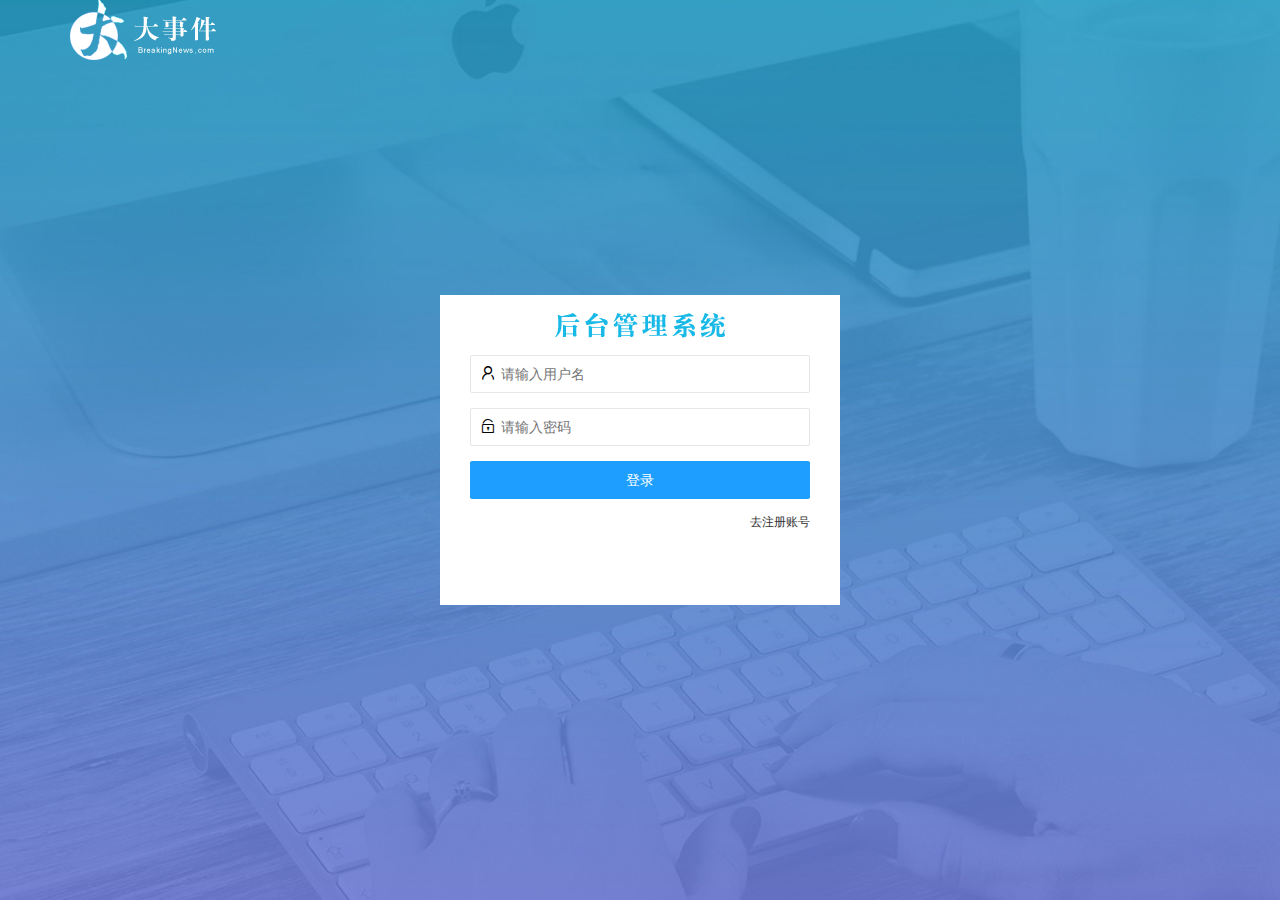
<file: login.html>
<!DOCTYPE html>
<html lang="en">

<head>
    <meta charset="UTF-8">
    <meta http-equiv="X-UA-Compatible" content="IE=edge">
    <meta name="viewport" content="width=device-width, initial-scale=1.0">
    <title>大事件-登录/注册</title>
    <!--   导入layui样式 -->
    <link rel="stylesheet" href="/assets/lib/layui/css/layui.css">
    <!--   导入自己样式 -->
    <link rel="stylesheet" href="/assets/css/login.css">

</head>

<body>
    <!-- 头部的logo区域 -->
    <div class="layui-main">
        <img src="/assets/images/logo.png" alt="" />
    </div>
    <!-- 登录注册区域 -->
    <div class="loginAndREgeBox">
        <div class="title-box"> </div>
        <!--   登录区域 -->
        <div class="login-box" id="form_login">
            <form class="layui-form" >
                <!--  登录账号 -->
                <div class="layui-form-item">
                    <i class="layui-icon layui-icon-username"></i>
                    <input type="text" name="username" required lay-verify="required" placeholder="请输入用户名"
                        autocomplete="off" class="layui-input">
                </div>
                <!--  登录密码 -->
                <div class="layui-form-item">
                    <i class="layui-icon layui-icon-password"></i>
                    <input type="password" name="password" required lay-verify="required|ped" placeholder="请输入密码"
                        autocomplete="off" class="layui-input">
                </div>
                <!--   按钮 -->
                <div class="layui-form-item">
                    <!--   注意表单按钮和普通按钮的区别就是多了lay-submit -->
                    <button class="layui-btn layui-btn-fluid layui-btn-normal" lay-submit>登录</button>
                </div>
                <div class="layui-form-item">
                    <a href="javascript:;" id="link_rge">去注册账号</a>
                </div>

            </form>
        </div>
        <!--   注册区域 -->
        <div class="rge-box">
            <form class="layui-form"id="form_reg">
                <!--  登录账号 -->
                <div class="layui-form-item">
                    <i class="layui-icon layui-icon-username"></i>
                    <input type="text" name="username" required lay-verify="required" placeholder="请输入用户名"
                        autocomplete="off" class="layui-input">
                </div>
                <!--  登录密码 -->
                <div class="layui-form-item">
                    <i class="layui-icon layui-icon-password"></i>
                    <input type="password" name="password" required lay-verify="required|ped" placeholder="请输入密码"
                        autocomplete="off" class="layui-input">
                </div>
                <div class="layui-form-item">
                    <i class="layui-icon layui-icon-password"></i>
                    <input type="password" name="repassword" required lay-verify="required|ped|pad" placeholder="请再次确认密码"
                        autocomplete="off" class="layui-input">
                </div>
                <!--   按钮 -->
                <div class="layui-form-item">
                    <!--   注意表单按钮和普通按钮的区别就是多了lay-submit -->
                    <button class="layui-btn layui-btn-fluid layui-btn-normal" lay-submit>登录</button>
                </div>
                <div class="layui-form-item">
                    <a href="javascript:;" id="link_login">去登录</a>
                </div>

            </form>

        </div>
    </div>

    <!--   导入layui样式 -->
    <script src="/assets/lib/layui/layui.all.js"></script>
    <!--   导入jquery样式 -->
    <script src="/assets/lib/jquery.js"></script>
    <script src="/assets/js/baseAP.js"></script>
    <!--   导入自己的js样式 -->
    <script src="/assets/js/login.js"></script>

    
</body>

</html>
</file>
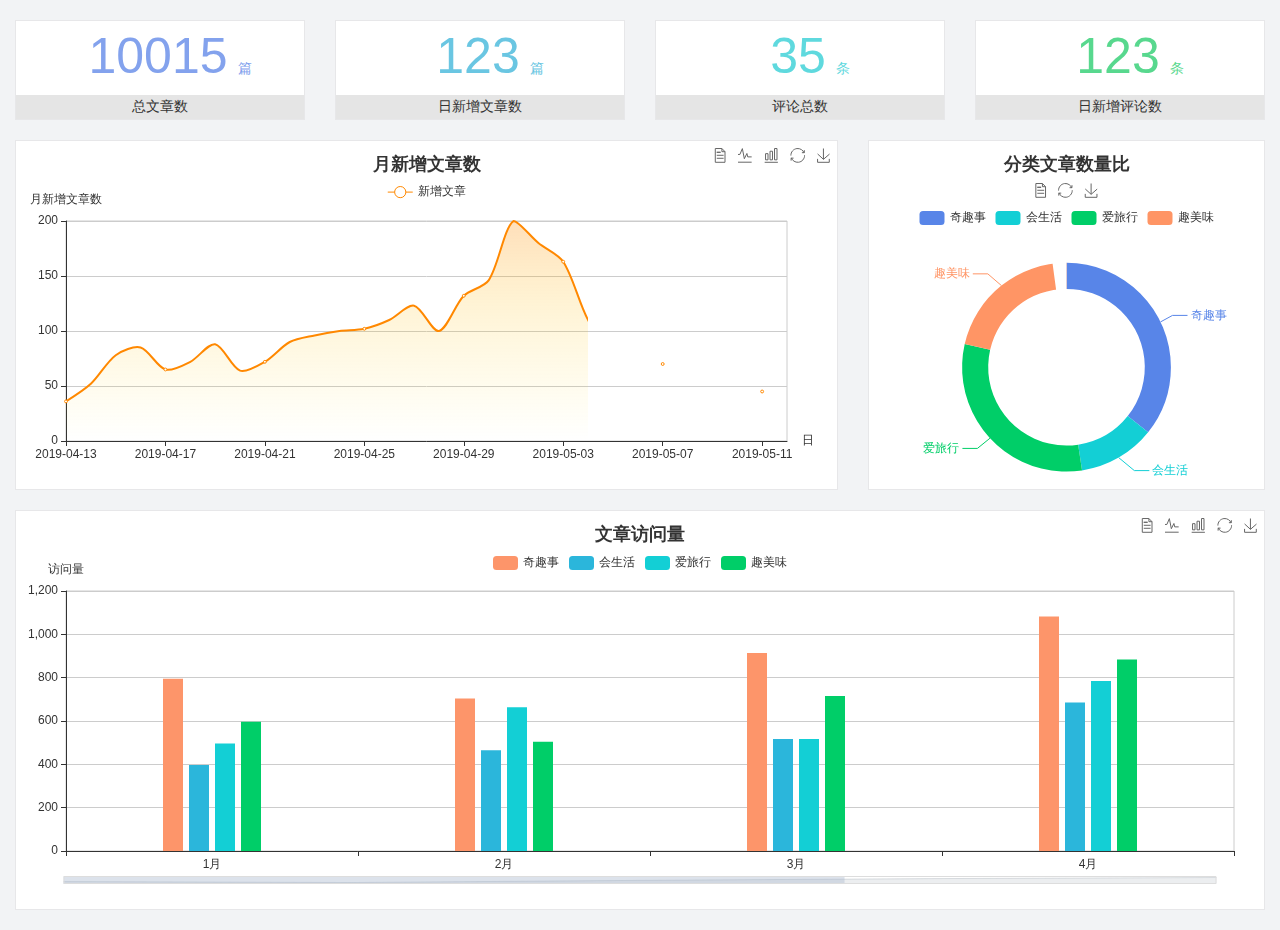
<file: home/dashboard.html>
<!DOCTYPE html>
<html lang="en">

<head>
  <meta charset="UTF-8">
  <meta name="viewport" content="width=device-width, initial-scale=1.0">
  <meta http-equiv="X-UA-Compatible" content="ie=edge">
  <title>图表统计</title>
  <link rel="stylesheet" href="../../assets/lib/bootstrap.css" />
  <link rel="stylesheet" href="../../assets/lib/main.css" />
  <script src="../../assets/lib/jquery.js"></script>
  <script type="text/javascript" src="../../assets/lib/echarts.min.js"></script>
</head>

<body>
  <div class="container-fluid">
    <div class="row spannel_list">
      <div class="col-sm-3 col-xs-6">
        <div class="spannel">
          <em>10015</em><span>篇</span>
          <b>总文章数</b>
        </div>
      </div>
      <div class="col-sm-3 col-xs-6">
        <div class="spannel scolor01">
          <em>123</em><span>篇</span>
          <b>日新增文章数</b>
        </div>
      </div>
      <div class="col-sm-3 col-xs-6">
        <div class="spannel scolor02">
          <em>35</em><span>条</span>
          <b>评论总数</b>
        </div>
      </div>
      <div class="col-sm-3 col-xs-6">
        <div class="spannel scolor03">
          <em>123</em><span>条</span>
          <b>日新增评论数</b>
        </div>
      </div>
    </div>
  </div>

  <div class="container-fluid">
    <div class="row curve-pie">
      <div class="col-lg-8 col-md-8">
        <div class="gragh_pannel" id="curve_show"></div>
      </div>
      <div class="col-lg-4 col-md-4">
        <div class="gragh_pannel" id="pie_show"></div>
      </div>
    </div>
  </div>

  <div class="container-fluid">
    <div class="column_pannel" id="column_show"></div>
  </div>

  <script>
    var oChart = echarts.init(document.getElementById('curve_show'));
    var aList_all = [
      { 'count': 36, 'date': '2019-04-13' },
      { 'count': 52, 'date': '2019-04-14' },
      { 'count': 78, 'date': '2019-04-15' },
      { 'count': 85, 'date': '2019-04-16' },
      { 'count': 65, 'date': '2019-04-17' },
      { 'count': 72, 'date': '2019-04-18' },
      { 'count': 88, 'date': '2019-04-19' },
      { 'count': 64, 'date': '2019-04-20' },
      { 'count': 72, 'date': '2019-04-21' },
      { 'count': 90, 'date': '2019-04-22' },
      { 'count': 96, 'date': '2019-04-23' },
      { 'count': 100, 'date': '2019-04-24' },
      { 'count': 102, 'date': '2019-04-25' },
      { 'count': 110, 'date': '2019-04-26' },
      { 'count': 123, 'date': '2019-04-27' },
      { 'count': 100, 'date': '2019-04-28' },
      { 'count': 132, 'date': '2019-04-29' },
      { 'count': 146, 'date': '2019-04-30' },
      { 'count': 200, 'date': '2019-05-01' },
      { 'count': 180, 'date': '2019-05-02' },
      { 'count': 163, 'date': '2019-05-03' },
      { 'count': 110, 'date': '2019-05-04' },
      { 'count': 80, 'date': '2019-05-05' },
      { 'count': 82, 'date': '2019-05-06' },
      { 'count': 70, 'date': '2019-05-07' },
      { 'count': 65, 'date': '2019-05-08' },
      { 'count': 54, 'date': '2019-05-09' },
      { 'count': 40, 'date': '2019-05-10' },
      { 'count': 45, 'date': '2019-05-11' },
      { 'count': 38, 'date': '2019-05-12' },
    ];

    let aCount = [];
    let aDate = [];

    for (var i = 0; i < aList_all.length; i++) {
      aCount.push(aList_all[i].count);
      aDate.push(aList_all[i].date);
    }

    var chartopt = {
      title: {
        text: '月新增文章数',
        left: 'center',
        top: '10'
      },
      tooltip: {
        trigger: 'axis'
      },
      legend: {
        data: ['新增文章'],
        top: '40'
      },
      toolbox: {
        show: true,
        feature: {
          mark: { show: true },
          dataView: { show: true, readOnly: false },
          magicType: { show: true, type: ['line', 'bar'] },
          restore: { show: true },
          saveAsImage: { show: true }
        }
      },
      calculable: true,
      xAxis: [
        {
          name: '日',
          type: 'category',
          boundaryGap: false,
          data: aDate
        }
      ],
      yAxis: [
        {
          name: '月新增文章数',
          type: 'value'
        }
      ],
      series: [
        {
          name: '新增文章',
          type: 'line',
          smooth: true,
          itemStyle: { normal: { areaStyle: { type: 'default' }, color: '#f80' }, lineStyle: { color: '#f80' } },
          data: aCount
        }],
      areaStyle: {
        normal: {
          color: new echarts.graphic.LinearGradient(0, 0, 0, 1, [{
            offset: 0,
            color: 'rgba(255,136,0,0.39)'
          }, {
            offset: .34,
            color: 'rgba(255,180,0,0.25)'
          }, {
            offset: 1,
            color: 'rgba(255,222,0,0.00)'
          }])

        }
      },
      grid: {
        show: true,
        x: 50,
        x2: 50,
        y: 80,
        height: 220
      }
    };

    oChart.setOption(chartopt);


    var oPie = echarts.init(document.getElementById('pie_show'));
    var oPieopt =
    {
      title: {
        top: 10,
        text: '分类文章数量比',
        x: 'center'
      },
      tooltip: {
        trigger: 'item',
        formatter: "{a} <br/>{b} : {c} ({d}%)"
      },
      color: ['#5885e8', '#13cfd5', '#00ce68', '#ff9565'],
      legend: {
        x: 'center',
        top: 65,
        data: ['奇趣事', '会生活', '爱旅行', '趣美味']
      },
      toolbox: {
        show: true,
        x: 'center',
        top: 35,
        feature: {
          mark: { show: true },
          dataView: { show: true, readOnly: false },
          magicType: {
            show: true,
            type: ['pie', 'funnel'],
            option: {
              funnel: {
                x: '25%',
                width: '50%',
                funnelAlign: 'left',
                max: 1548
              }
            }
          },
          restore: { show: true },
          saveAsImage: { show: true }
        }
      },
      calculable: true,
      series: [
        {
          name: '访问来源',
          type: 'pie',
          radius: ['45%', '60%'],
          center: ['50%', '65%'],
          data: [
            { value: 300, name: '奇趣事' },
            { value: 100, name: '会生活' },
            { value: 260, name: '爱旅行' },
            { value: 180, name: '趣美味' }
          ]
        }
      ]
    };
    oPie.setOption(oPieopt);



    var oColumn = this.echarts.init(document.getElementById('column_show'));
    var oColumnopt =
    {
      title: {
        text: '文章访问量',
        left: 'center',
        top: '10'
      },
      tooltip: {
        trigger: 'axis'
      },
      legend: {
        data: ['奇趣事', '会生活', '爱旅行', '趣美味'],
        top: '40'
      },
      toolbox: {
        show: true,
        feature: {
          mark: { show: true },
          dataView: { show: true, readOnly: false },
          magicType: { show: true, type: ['line', 'bar'] },
          restore: { show: true },
          saveAsImage: { show: true }
        }
      },
      calculable: true,
      xAxis: [
        {
          type: 'category',
          data: ['1月', '2月', '3月', '4月', '5月']
        }
      ],
      yAxis: [
        {
          name: '访问量',
          type: 'value'
        }
      ],
      series: [
        {
          name: '奇趣事',
          type: 'bar',
          barWidth: 20,
          itemStyle: {
            normal: { areaStyle: { type: 'default' }, color: '#fd956a' }
          },
          data: [800, 708, 920, 1090, 1200]
        },
        {
          name: '会生活',
          type: 'bar',
          barWidth: 20,
          itemStyle: {
            normal: { areaStyle: { type: 'default' }, color: '#2bb6db' }
          },
          data: [400, 468, 520, 690, 800]
        },
        {
          name: '爱旅行',
          type: 'bar',
          barWidth: 20,
          itemStyle: {
            normal: { areaStyle: { type: 'default' }, color: '#13cfd5' }
          },
          data: [500, 668, 520, 790, 900]
        },
        {
          name: '趣美味',
          type: 'bar',
          barWidth: 20,
          itemStyle: {
            normal: { areaStyle: { type: 'default' }, color: '#00ce68' }
          },
          data: [600, 508, 720, 890, 1000]
        }
      ],
      grid: {
        show: true,
        x: 50,
        x2: 30,
        y: 80,
        height: 260
      },
      dataZoom: [//给x轴设置滚动条
        {
          start: 0,//默认为0
          end: 100 - 1000 / 31,//默认为100
          type: 'slider',
          show: true,
          xAxisIndex: [0],
          handleSize: 0,//滑动条的 左右2个滑动条的大小
          height: 8,//组件高度
          left: 45, //左边的距离
          right: 50,//右边的距离
          bottom: 26,//右边的距离
          handleColor: '#ddd',//h滑动图标的颜色
          handleStyle: {
            borderColor: "#cacaca",
            borderWidth: "1",
            shadowBlur: 2,
            background: "#ddd",
            shadowColor: "#ddd",
          }
        }]
    };
    oColumn.setOption(oColumnopt);
  </script>
</body>

</html>
</file>
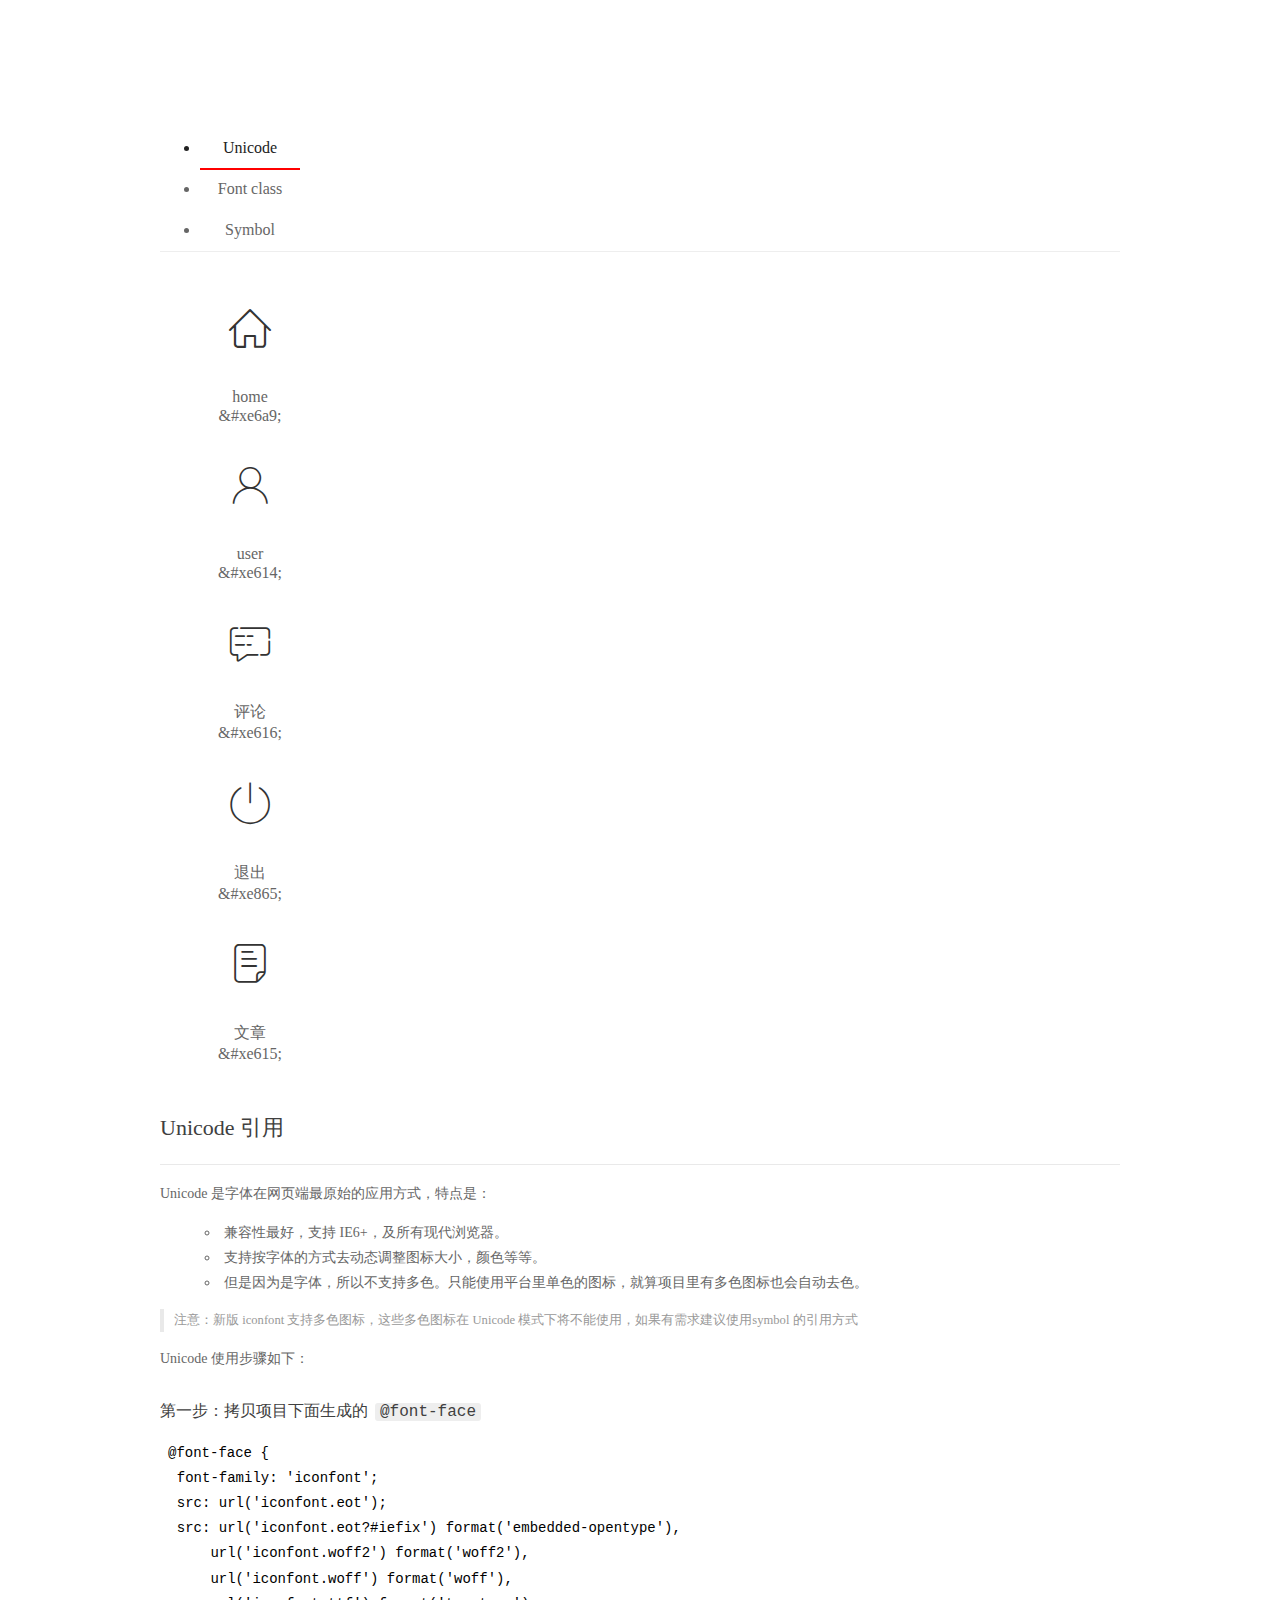
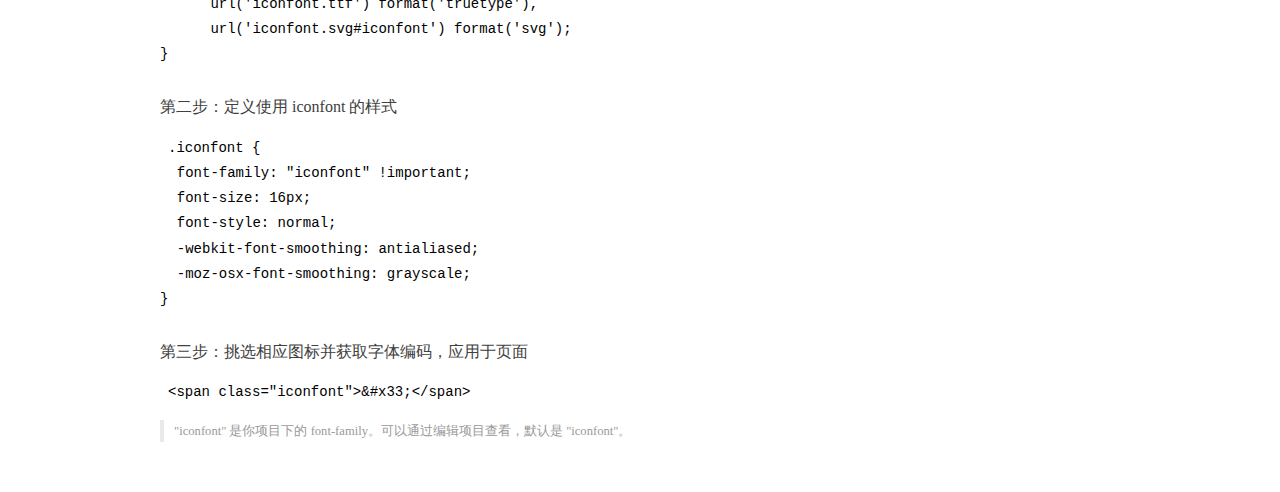
<file: assets/fonts/demo_index.html>
<!DOCTYPE html>
<html>
<head>
  <meta charset="utf-8"/>
  <title>IconFont Demo</title>
  <link rel="shortcut icon" href="https://gtms04.alicdn.com/tps/i4/TB1_oz6GVXXXXaFXpXXJDFnIXXX-64-64.ico" type="image/x-icon"/>
  <link rel="stylesheet" href="https://g.alicdn.com/thx/cube/1.3.2/cube.min.css">
  <link rel="stylesheet" href="demo.css">
  <link rel="stylesheet" href="iconfont.css">
  <script src="iconfont.js"></script>
  <!-- jQuery -->
  <script src="https://a1.alicdn.com/oss/uploads/2018/12/26/7bfddb60-08e8-11e9-9b04-53e73bb6408b.js"></script>
  <!-- 代码高亮 -->
  <script src="https://a1.alicdn.com/oss/uploads/2018/12/26/a3f714d0-08e6-11e9-8a15-ebf944d7534c.js"></script>
</head>
<body>
  <div class="main">
    <h1 class="logo"><a href="https://www.iconfont.cn/" title="iconfont 首页" target="_blank">&#xe86b;</a></h1>
    <div class="nav-tabs">
      <ul id="tabs" class="dib-box">
        <li class="dib active"><span>Unicode</span></li>
        <li class="dib"><span>Font class</span></li>
        <li class="dib"><span>Symbol</span></li>
      </ul>
      
    </div>
    <div class="tab-container">
      <div class="content unicode" style="display: block;">
          <ul class="icon_lists dib-box">
          
            <li class="dib">
              <span class="icon iconfont">&#xe6a9;</span>
                <div class="name">home</div>
                <div class="code-name">&amp;#xe6a9;</div>
              </li>
          
            <li class="dib">
              <span class="icon iconfont">&#xe614;</span>
                <div class="name">user</div>
                <div class="code-name">&amp;#xe614;</div>
              </li>
          
            <li class="dib">
              <span class="icon iconfont">&#xe616;</span>
                <div class="name">评论</div>
                <div class="code-name">&amp;#xe616;</div>
              </li>
          
            <li class="dib">
              <span class="icon iconfont">&#xe865;</span>
                <div class="name">退出</div>
                <div class="code-name">&amp;#xe865;</div>
              </li>
          
            <li class="dib">
              <span class="icon iconfont">&#xe615;</span>
                <div class="name">文章</div>
                <div class="code-name">&amp;#xe615;</div>
              </li>
          
          </ul>
          <div class="article markdown">
          <h2 id="unicode-">Unicode 引用</h2>
          <hr>

          <p>Unicode 是字体在网页端最原始的应用方式，特点是：</p>
          <ul>
            <li>兼容性最好，支持 IE6+，及所有现代浏览器。</li>
            <li>支持按字体的方式去动态调整图标大小，颜色等等。</li>
            <li>但是因为是字体，所以不支持多色。只能使用平台里单色的图标，就算项目里有多色图标也会自动去色。</li>
          </ul>
          <blockquote>
            <p>注意：新版 iconfont 支持多色图标，这些多色图标在 Unicode 模式下将不能使用，如果有需求建议使用symbol 的引用方式</p>
          </blockquote>
          <p>Unicode 使用步骤如下：</p>
          <h3 id="-font-face">第一步：拷贝项目下面生成的 <code>@font-face</code></h3>
<pre><code class="language-css"
>@font-face {
  font-family: 'iconfont';
  src: url('iconfont.eot');
  src: url('iconfont.eot?#iefix') format('embedded-opentype'),
      url('iconfont.woff2') format('woff2'),
      url('iconfont.woff') format('woff'),
      url('iconfont.ttf') format('truetype'),
      url('iconfont.svg#iconfont') format('svg');
}
</code></pre>
          <h3 id="-iconfont-">第二步：定义使用 iconfont 的样式</h3>
<pre><code class="language-css"
>.iconfont {
  font-family: "iconfont" !important;
  font-size: 16px;
  font-style: normal;
  -webkit-font-smoothing: antialiased;
  -moz-osx-font-smoothing: grayscale;
}
</code></pre>
          <h3 id="-">第三步：挑选相应图标并获取字体编码，应用于页面</h3>
<pre>
<code class="language-html"
>&lt;span class="iconfont"&gt;&amp;#x33;&lt;/span&gt;
</code></pre>
          <blockquote>
            <p>"iconfont" 是你项目下的 font-family。可以通过编辑项目查看，默认是 "iconfont"。</p>
          </blockquote>
          </div>
      </div>
      <div class="content font-class">
        <ul class="icon_lists dib-box">
          
          <li class="dib">
            <span class="icon iconfont icon-home"></span>
            <div class="name">
              home
            </div>
            <div class="code-name">.icon-home
            </div>
          </li>
          
          <li class="dib">
            <span class="icon iconfont icon-user"></span>
            <div class="name">
              user
            </div>
            <div class="code-name">.icon-user
            </div>
          </li>
          
          <li class="dib">
            <span class="icon iconfont icon-pinglun"></span>
            <div class="name">
              评论
            </div>
            <div class="code-name">.icon-pinglun
            </div>
          </li>
          
          <li class="dib">
            <span class="icon iconfont icon-tuichu"></span>
            <div class="name">
              退出
            </div>
            <div class="code-name">.icon-tuichu
            </div>
          </li>
          
          <li class="dib">
            <span class="icon iconfont icon-16"></span>
            <div class="name">
              文章
            </div>
            <div class="code-name">.icon-16
            </div>
          </li>
          
        </ul>
        <div class="article markdown">
        <h2 id="font-class-">font-class 引用</h2>
        <hr>

        <p>font-class 是 Unicode 使用方式的一种变种，主要是解决 Unicode 书写不直观，语意不明确的问题。</p>
        <p>与 Unicode 使用方式相比，具有如下特点：</p>
        <ul>
          <li>兼容性良好，支持 IE8+，及所有现代浏览器。</li>
          <li>相比于 Unicode 语意明确，书写更直观。可以很容易分辨这个 icon 是什么。</li>
          <li>因为使用 class 来定义图标，所以当要替换图标时，只需要修改 class 里面的 Unicode 引用。</li>
          <li>不过因为本质上还是使用的字体，所以多色图标还是不支持的。</li>
        </ul>
        <p>使用步骤如下：</p>
        <h3 id="-fontclass-">第一步：引入项目下面生成的 fontclass 代码：</h3>
<pre><code class="language-html">&lt;link rel="stylesheet" href="./iconfont.css"&gt;
</code></pre>
        <h3 id="-">第二步：挑选相应图标并获取类名，应用于页面：</h3>
<pre><code class="language-html">&lt;span class="iconfont icon-xxx"&gt;&lt;/span&gt;
</code></pre>
        <blockquote>
          <p>"
            iconfont" 是你项目下的 font-family。可以通过编辑项目查看，默认是 "iconfont"。</p>
        </blockquote>
      </div>
      </div>
      <div class="content symbol">
          <ul class="icon_lists dib-box">
          
            <li class="dib">
                <svg class="icon svg-icon" aria-hidden="true">
                  <use xlink:href="#icon-home"></use>
                </svg>
                <div class="name">home</div>
                <div class="code-name">#icon-home</div>
            </li>
          
            <li class="dib">
                <svg class="icon svg-icon" aria-hidden="true">
                  <use xlink:href="#icon-user"></use>
                </svg>
                <div class="name">user</div>
                <div class="code-name">#icon-user</div>
            </li>
          
            <li class="dib">
                <svg class="icon svg-icon" aria-hidden="true">
                  <use xlink:href="#icon-pinglun"></use>
                </svg>
                <div class="name">评论</div>
                <div class="code-name">#icon-pinglun</div>
            </li>
          
            <li class="dib">
                <svg class="icon svg-icon" aria-hidden="true">
                  <use xlink:href="#icon-tuichu"></use>
                </svg>
                <div class="name">退出</div>
                <div class="code-name">#icon-tuichu</div>
            </li>
          
            <li class="dib">
                <svg class="icon svg-icon" aria-hidden="true">
                  <use xlink:href="#icon-16"></use>
                </svg>
                <div class="name">文章</div>
                <div class="code-name">#icon-16</div>
            </li>
          
          </ul>
          <div class="article markdown">
          <h2 id="symbol-">Symbol 引用</h2>
          <hr>

          <p>这是一种全新的使用方式，应该说这才是未来的主流，也是平台目前推荐的用法。相关介绍可以参考这篇<a href="">文章</a>
            这种用法其实是做了一个 SVG 的集合，与另外两种相比具有如下特点：</p>
          <ul>
            <li>支持多色图标了，不再受单色限制。</li>
            <li>通过一些技巧，支持像字体那样，通过 <code>font-size</code>, <code>color</code> 来调整样式。</li>
            <li>兼容性较差，支持 IE9+，及现代浏览器。</li>
            <li>浏览器渲染 SVG 的性能一般，还不如 png。</li>
          </ul>
          <p>使用步骤如下：</p>
          <h3 id="-symbol-">第一步：引入项目下面生成的 symbol 代码：</h3>
<pre><code class="language-html">&lt;script src="./iconfont.js"&gt;&lt;/script&gt;
</code></pre>
          <h3 id="-css-">第二步：加入通用 CSS 代码（引入一次就行）：</h3>
<pre><code class="language-html">&lt;style&gt;
.icon {
  width: 1em;
  height: 1em;
  vertical-align: -0.15em;
  fill: currentColor;
  overflow: hidden;
}
&lt;/style&gt;
</code></pre>
          <h3 id="-">第三步：挑选相应图标并获取类名，应用于页面：</h3>
<pre><code class="language-html">&lt;svg class="icon" aria-hidden="true"&gt;
  &lt;use xlink:href="#icon-xxx"&gt;&lt;/use&gt;
&lt;/svg&gt;
</code></pre>
          </div>
      </div>

    </div>
  </div>
  <script>
  $(document).ready(function () {
      $('.tab-container .content:first').show()

      $('#tabs li').click(function (e) {
        var tabContent = $('.tab-container .content')
        var index = $(this).index()

        if ($(this).hasClass('active')) {
          return
        } else {
          $('#tabs li').removeClass('active')
          $(this).addClass('active')

          tabContent.hide().eq(index).fadeIn()
        }
      })
    })
  </script>
</body>
</html>
</file>
<file: assets/lib/layui/css/layui.css>
/** layui-v2.5.5 MIT License By https://www.layui.com */
 .layui-inline,img{display:inline-block;vertical-align:middle}h1,h2,h3,h4,h5,h6{font-weight:400}.layui-edge,.layui-header,.layui-inline,.layui-main{position:relative}.layui-body,.layui-edge,.layui-elip{overflow:hidden}.layui-btn,.layui-edge,.layui-inline,img{vertical-align:middle}.layui-btn,.layui-disabled,.layui-icon,.layui-unselect{-moz-user-select:none;-webkit-user-select:none;-ms-user-select:none}.layui-elip,.layui-form-checkbox span,.layui-form-pane .layui-form-label{text-overflow:ellipsis;white-space:nowrap}.layui-breadcrumb,.layui-tree-btnGroup{visibility:hidden}blockquote,body,button,dd,div,dl,dt,form,h1,h2,h3,h4,h5,h6,input,li,ol,p,pre,td,textarea,th,ul{margin:0;padding:0;-webkit-tap-highlight-color:rgba(0,0,0,0)}a:active,a:hover{outline:0}img{border:none}li{list-style:none}table{border-collapse:collapse;border-spacing:0}h4,h5,h6{font-size:100%}button,input,optgroup,option,select,textarea{font-family:inherit;font-size:inherit;font-style:inherit;font-weight:inherit;outline:0}pre{white-space:pre-wrap;white-space:-moz-pre-wrap;white-space:-pre-wrap;white-space:-o-pre-wrap;word-wrap:break-word}body{line-height:24px;font:14px Helvetica Neue,Helvetica,PingFang SC,Tahoma,Arial,sans-serif}hr{height:1px;margin:10px 0;border:0;clear:both}a{color:#333;text-decoration:none}a:hover{color:#777}a cite{font-style:normal;*cursor:pointer}.layui-border-box,.layui-border-box *{box-sizing:border-box}.layui-box,.layui-box *{box-sizing:content-box}.layui-clear{clear:both;*zoom:1}.layui-clear:after{content:'\20';clear:both;*zoom:1;display:block;height:0}.layui-inline{*display:inline;*zoom:1}.layui-edge{display:inline-block;width:0;height:0;border-width:6px;border-style:dashed;border-color:transparent}.layui-edge-top{top:-4px;border-bottom-color:#999;border-bottom-style:solid}.layui-edge-right{border-left-color:#999;border-left-style:solid}.layui-edge-bottom{top:2px;border-top-color:#999;border-top-style:solid}.layui-edge-left{border-right-color:#999;border-right-style:solid}.layui-disabled,.layui-disabled:hover{color:#d2d2d2!important;cursor:not-allowed!important}.layui-circle{border-radius:100%}.layui-show{display:block!important}.layui-hide{display:none!important}@font-face{font-family:layui-icon;src:url(../font/iconfont.eot?v=250);src:url(../font/iconfont.eot?v=250#iefix) format('embedded-opentype'),url(../font/iconfont.woff2?v=250) format('woff2'),url(../font/iconfont.woff?v=250) format('woff'),url(../font/iconfont.ttf?v=250) format('truetype'),url(../font/iconfont.svg?v=250#layui-icon) format('svg')}.layui-icon{font-family:layui-icon!important;font-size:16px;font-style:normal;-webkit-font-smoothing:antialiased;-moz-osx-font-smoothing:grayscale}.layui-icon-reply-fill:before{content:"\e611"}.layui-icon-set-fill:before{content:"\e614"}.layui-icon-menu-fill:before{content:"\e60f"}.layui-icon-search:before{content:"\e615"}.layui-icon-share:before{content:"\e641"}.layui-icon-set-sm:before{content:"\e620"}.layui-icon-engine:before{content:"\e628"}.layui-icon-close:before{content:"\1006"}.layui-icon-close-fill:before{content:"\1007"}.layui-icon-chart-screen:before{content:"\e629"}.layui-icon-star:before{content:"\e600"}.layui-icon-circle-dot:before{content:"\e617"}.layui-icon-chat:before{content:"\e606"}.layui-icon-release:before{content:"\e609"}.layui-icon-list:before{content:"\e60a"}.layui-icon-chart:before{content:"\e62c"}.layui-icon-ok-circle:before{content:"\1005"}.layui-icon-layim-theme:before{content:"\e61b"}.layui-icon-table:before{content:"\e62d"}.layui-icon-right:before{content:"\e602"}.layui-icon-left:before{content:"\e603"}.layui-icon-cart-simple:before{content:"\e698"}.layui-icon-face-cry:before{content:"\e69c"}.layui-icon-face-smile:before{content:"\e6af"}.layui-icon-survey:before{content:"\e6b2"}.layui-icon-tree:before{content:"\e62e"}.layui-icon-upload-circle:before{content:"\e62f"}.layui-icon-add-circle:before{content:"\e61f"}.layui-icon-download-circle:before{content:"\e601"}.layui-icon-templeate-1:before{content:"\e630"}.layui-icon-util:before{content:"\e631"}.layui-icon-face-surprised:before{content:"\e664"}.layui-icon-edit:before{content:"\e642"}.layui-icon-speaker:before{content:"\e645"}.layui-icon-down:before{content:"\e61a"}.layui-icon-file:before{content:"\e621"}.layui-icon-layouts:before{content:"\e632"}.layui-icon-rate-half:before{content:"\e6c9"}.layui-icon-add-circle-fine:before{content:"\e608"}.layui-icon-prev-circle:before{content:"\e633"}.layui-icon-read:before{content:"\e705"}.layui-icon-404:before{content:"\e61c"}.layui-icon-carousel:before{content:"\e634"}.layui-icon-help:before{content:"\e607"}.layui-icon-code-circle:before{content:"\e635"}.layui-icon-water:before{content:"\e636"}.layui-icon-username:before{content:"\e66f"}.layui-icon-find-fill:before{content:"\e670"}.layui-icon-about:before{content:"\e60b"}.layui-icon-location:before{content:"\e715"}.layui-icon-up:before{content:"\e619"}.layui-icon-pause:before{content:"\e651"}.layui-icon-date:before{content:"\e637"}.layui-icon-layim-uploadfile:before{content:"\e61d"}.layui-icon-delete:before{content:"\e640"}.layui-icon-play:before{content:"\e652"}.layui-icon-top:before{content:"\e604"}.layui-icon-friends:before{content:"\e612"}.layui-icon-refresh-3:before{content:"\e9aa"}.layui-icon-ok:before{content:"\e605"}.layui-icon-layer:before{content:"\e638"}.layui-icon-face-smile-fine:before{content:"\e60c"}.layui-icon-dollar:before{content:"\e659"}.layui-icon-group:before{content:"\e613"}.layui-icon-layim-download:before{content:"\e61e"}.layui-icon-picture-fine:before{content:"\e60d"}.layui-icon-link:before{content:"\e64c"}.layui-icon-diamond:before{content:"\e735"}.layui-icon-log:before{content:"\e60e"}.layui-icon-rate-solid:before{content:"\e67a"}.layui-icon-fonts-del:before{content:"\e64f"}.layui-icon-unlink:before{content:"\e64d"}.layui-icon-fonts-clear:before{content:"\e639"}.layui-icon-triangle-r:before{content:"\e623"}.layui-icon-circle:before{content:"\e63f"}.layui-icon-radio:before{content:"\e643"}.layui-icon-align-center:before{content:"\e647"}.layui-icon-align-right:before{content:"\e648"}.layui-icon-align-left:before{content:"\e649"}.layui-icon-loading-1:before{content:"\e63e"}.layui-icon-return:before{content:"\e65c"}.layui-icon-fonts-strong:before{content:"\e62b"}.layui-icon-upload:before{content:"\e67c"}.layui-icon-dialogue:before{content:"\e63a"}.layui-icon-video:before{content:"\e6ed"}.layui-icon-headset:before{content:"\e6fc"}.layui-icon-cellphone-fine:before{content:"\e63b"}.layui-icon-add-1:before{content:"\e654"}.layui-icon-face-smile-b:before{content:"\e650"}.layui-icon-fonts-html:before{content:"\e64b"}.layui-icon-form:before{content:"\e63c"}.layui-icon-cart:before{content:"\e657"}.layui-icon-camera-fill:before{content:"\e65d"}.layui-icon-tabs:before{content:"\e62a"}.layui-icon-fonts-code:before{content:"\e64e"}.layui-icon-fire:before{content:"\e756"}.layui-icon-set:before{content:"\e716"}.layui-icon-fonts-u:before{content:"\e646"}.layui-icon-triangle-d:before{content:"\e625"}.layui-icon-tips:before{content:"\e702"}.layui-icon-picture:before{content:"\e64a"}.layui-icon-more-vertical:before{content:"\e671"}.layui-icon-flag:before{content:"\e66c"}.layui-icon-loading:before{content:"\e63d"}.layui-icon-fonts-i:before{content:"\e644"}.layui-icon-refresh-1:before{content:"\e666"}.layui-icon-rmb:before{content:"\e65e"}.layui-icon-home:before{content:"\e68e"}.layui-icon-user:before{content:"\e770"}.layui-icon-notice:before{content:"\e667"}.layui-icon-login-weibo:before{content:"\e675"}.layui-icon-voice:before{content:"\e688"}.layui-icon-upload-drag:before{content:"\e681"}.layui-icon-login-qq:before{content:"\e676"}.layui-icon-snowflake:before{content:"\e6b1"}.layui-icon-file-b:before{content:"\e655"}.layui-icon-template:before{content:"\e663"}.layui-icon-auz:before{content:"\e672"}.layui-icon-console:before{content:"\e665"}.layui-icon-app:before{content:"\e653"}.layui-icon-prev:before{content:"\e65a"}.layui-icon-website:before{content:"\e7ae"}.layui-icon-next:before{content:"\e65b"}.layui-icon-component:before{content:"\e857"}.layui-icon-more:before{content:"\e65f"}.layui-icon-login-wechat:before{content:"\e677"}.layui-icon-shrink-right:before{content:"\e668"}.layui-icon-spread-left:before{content:"\e66b"}.layui-icon-camera:before{content:"\e660"}.layui-icon-note:before{content:"\e66e"}.layui-icon-refresh:before{content:"\e669"}.layui-icon-female:before{content:"\e661"}.layui-icon-male:before{content:"\e662"}.layui-icon-password:before{content:"\e673"}.layui-icon-senior:before{content:"\e674"}.layui-icon-theme:before{content:"\e66a"}.layui-icon-tread:before{content:"\e6c5"}.layui-icon-praise:before{content:"\e6c6"}.layui-icon-star-fill:before{content:"\e658"}.layui-icon-rate:before{content:"\e67b"}.layui-icon-template-1:before{content:"\e656"}.layui-icon-vercode:before{content:"\e679"}.layui-icon-cellphone:before{content:"\e678"}.layui-icon-screen-full:before{content:"\e622"}.layui-icon-screen-restore:before{content:"\e758"}.layui-icon-cols:before{content:"\e610"}.layui-icon-export:before{content:"\e67d"}.layui-icon-print:before{content:"\e66d"}.layui-icon-slider:before{content:"\e714"}.layui-icon-addition:before{content:"\e624"}.layui-icon-subtraction:before{content:"\e67e"}.layui-icon-service:before{content:"\e626"}.layui-icon-transfer:before{content:"\e691"}.layui-main{width:1140px;margin:0 auto}.layui-header{z-index:1000;height:60px}.layui-header a:hover{transition:all .5s;-webkit-transition:all .5s}.layui-side{position:fixed;left:0;top:0;bottom:0;z-index:999;width:200px;overflow-x:hidden}.layui-side-scroll{position:relative;width:220px;height:100%;overflow-x:hidden}.layui-body{position:absolute;left:200px;right:0;top:0;bottom:0;z-index:998;width:auto;overflow-y:auto;box-sizing:border-box}.layui-layout-body{overflow:hidden}.layui-layout-admin .layui-header{background-color:#23262E}.layui-layout-admin .layui-side{top:60px;width:200px;overflow-x:hidden}.layui-layout-admin .layui-body{position:fixed;top:60px;bottom:44px}.layui-layout-admin .layui-main{width:auto;margin:0 15px}.layui-layout-admin .layui-footer{position:fixed;left:200px;right:0;bottom:0;height:44px;line-height:44px;padding:0 15px;background-color:#eee}.layui-layout-admin .layui-logo{position:absolute;left:0;top:0;width:200px;height:100%;line-height:60px;text-align:center;color:#009688;font-size:16px}.layui-layout-admin .layui-header .layui-nav{background:0 0}.layui-layout-left{position:absolute!important;left:200px;top:0}.layui-layout-right{position:absolute!important;right:0;top:0}.layui-container{position:relative;margin:0 auto;padding:0 15px;box-sizing:border-box}.layui-fluid{position:relative;margin:0 auto;padding:0 15px}.layui-row:after,.layui-row:before{content:'';display:block;clear:both}.layui-col-lg1,.layui-col-lg10,.layui-col-lg11,.layui-col-lg12,.layui-col-lg2,.layui-col-lg3,.layui-col-lg4,.layui-col-lg5,.layui-col-lg6,.layui-col-lg7,.layui-col-lg8,.layui-col-lg9,.layui-col-md1,.layui-col-md10,.layui-col-md11,.layui-col-md12,.layui-col-md2,.layui-col-md3,.layui-col-md4,.layui-col-md5,.layui-col-md6,.layui-col-md7,.layui-col-md8,.layui-col-md9,.layui-col-sm1,.layui-col-sm10,.layui-col-sm11,.layui-col-sm12,.layui-col-sm2,.layui-col-sm3,.layui-col-sm4,.layui-col-sm5,.layui-col-sm6,.layui-col-sm7,.layui-col-sm8,.layui-col-sm9,.layui-col-xs1,.layui-col-xs10,.layui-col-xs11,.layui-col-xs12,.layui-col-xs2,.layui-col-xs3,.layui-col-xs4,.layui-col-xs5,.layui-col-xs6,.layui-col-xs7,.layui-col-xs8,.layui-col-xs9{position:relative;display:block;box-sizing:border-box}.layui-col-xs1,.layui-col-xs10,.layui-col-xs11,.layui-col-xs12,.layui-col-xs2,.layui-col-xs3,.layui-col-xs4,.layui-col-xs5,.layui-col-xs6,.layui-col-xs7,.layui-col-xs8,.layui-col-xs9{float:left}.layui-col-xs1{width:8.33333333%}.layui-col-xs2{width:16.66666667%}.layui-col-xs3{width:25%}.layui-col-xs4{width:33.33333333%}.layui-col-xs5{width:41.66666667%}.layui-col-xs6{width:50%}.layui-col-xs7{width:58.33333333%}.layui-col-xs8{width:66.66666667%}.layui-col-xs9{width:75%}.layui-col-xs10{width:83.33333333%}.layui-col-xs11{width:91.66666667%}.layui-col-xs12{width:100%}.layui-col-xs-offset1{margin-left:8.33333333%}.layui-col-xs-offset2{margin-left:16.66666667%}.layui-col-xs-offset3{margin-left:25%}.layui-col-xs-offset4{margin-left:33.33333333%}.layui-col-xs-offset5{margin-left:41.66666667%}.layui-col-xs-offset6{margin-left:50%}.layui-col-xs-offset7{margin-left:58.33333333%}.layui-col-xs-offset8{margin-left:66.66666667%}.layui-col-xs-offset9{margin-left:75%}.layui-col-xs-offset10{margin-left:83.33333333%}.layui-col-xs-offset11{margin-left:91.66666667%}.layui-col-xs-offset12{margin-left:100%}@media screen and (max-width:768px){.layui-hide-xs{display:none!important}.layui-show-xs-block{display:block!important}.layui-show-xs-inline{display:inline!important}.layui-show-xs-inline-block{display:inline-block!important}}@media screen and (min-width:768px){.layui-container{width:750px}.layui-hide-sm{display:none!important}.layui-show-sm-block{display:block!important}.layui-show-sm-inline{display:inline!important}.layui-show-sm-inline-block{display:inline-block!important}.layui-col-sm1,.layui-col-sm10,.layui-col-sm11,.layui-col-sm12,.layui-col-sm2,.layui-col-sm3,.layui-col-sm4,.layui-col-sm5,.layui-col-sm6,.layui-col-sm7,.layui-col-sm8,.layui-col-sm9{float:left}.layui-col-sm1{width:8.33333333%}.layui-col-sm2{width:16.66666667%}.layui-col-sm3{width:25%}.layui-col-sm4{width:33.33333333%}.layui-col-sm5{width:41.66666667%}.layui-col-sm6{width:50%}.layui-col-sm7{width:58.33333333%}.layui-col-sm8{width:66.66666667%}.layui-col-sm9{width:75%}.layui-col-sm10{width:83.33333333%}.layui-col-sm11{width:91.66666667%}.layui-col-sm12{width:100%}.layui-col-sm-offset1{margin-left:8.33333333%}.layui-col-sm-offset2{margin-left:16.66666667%}.layui-col-sm-offset3{margin-left:25%}.layui-col-sm-offset4{margin-left:33.33333333%}.layui-col-sm-offset5{margin-left:41.66666667%}.layui-col-sm-offset6{margin-left:50%}.layui-col-sm-offset7{margin-left:58.33333333%}.layui-col-sm-offset8{margin-left:66.66666667%}.layui-col-sm-offset9{margin-left:75%}.layui-col-sm-offset10{margin-left:83.33333333%}.layui-col-sm-offset11{margin-left:91.66666667%}.layui-col-sm-offset12{margin-left:100%}}@media screen and (min-width:992px){.layui-container{width:970px}.layui-hide-md{display:none!important}.layui-show-md-block{display:block!important}.layui-show-md-inline{display:inline!important}.layui-show-md-inline-block{display:inline-block!important}.layui-col-md1,.layui-col-md10,.layui-col-md11,.layui-col-md12,.layui-col-md2,.layui-col-md3,.layui-col-md4,.layui-col-md5,.layui-col-md6,.layui-col-md7,.layui-col-md8,.layui-col-md9{float:left}.layui-col-md1{width:8.33333333%}.layui-col-md2{width:16.66666667%}.layui-col-md3{width:25%}.layui-col-md4{width:33.33333333%}.layui-col-md5{width:41.66666667%}.layui-col-md6{width:50%}.layui-col-md7{width:58.33333333%}.layui-col-md8{width:66.66666667%}.layui-col-md9{width:75%}.layui-col-md10{width:83.33333333%}.layui-col-md11{width:91.66666667%}.layui-col-md12{width:100%}.layui-col-md-offset1{margin-left:8.33333333%}.layui-col-md-offset2{margin-left:16.66666667%}.layui-col-md-offset3{margin-left:25%}.layui-col-md-offset4{margin-left:33.33333333%}.layui-col-md-offset5{margin-left:41.66666667%}.layui-col-md-offset6{margin-left:50%}.layui-col-md-offset7{margin-left:58.33333333%}.layui-col-md-offset8{margin-left:66.66666667%}.layui-col-md-offset9{margin-left:75%}.layui-col-md-offset10{margin-left:83.33333333%}.layui-col-md-offset11{margin-left:91.66666667%}.layui-col-md-offset12{margin-left:100%}}@media screen and (min-width:1200px){.layui-container{width:1170px}.layui-hide-lg{display:none!important}.layui-show-lg-block{display:block!important}.layui-show-lg-inline{display:inline!important}.layui-show-lg-inline-block{display:inline-block!important}.layui-col-lg1,.layui-col-lg10,.layui-col-lg11,.layui-col-lg12,.layui-col-lg2,.layui-col-lg3,.layui-col-lg4,.layui-col-lg5,.layui-col-lg6,.layui-col-lg7,.layui-col-lg8,.layui-col-lg9{float:left}.layui-col-lg1{width:8.33333333%}.layui-col-lg2{width:16.66666667%}.layui-col-lg3{width:25%}.layui-col-lg4{width:33.33333333%}.layui-col-lg5{width:41.66666667%}.layui-col-lg6{width:50%}.layui-col-lg7{width:58.33333333%}.layui-col-lg8{width:66.66666667%}.layui-col-lg9{width:75%}.layui-col-lg10{width:83.33333333%}.layui-col-lg11{width:91.66666667%}.layui-col-lg12{width:100%}.layui-col-lg-offset1{margin-left:8.33333333%}.layui-col-lg-offset2{margin-left:16.66666667%}.layui-col-lg-offset3{margin-left:25%}.layui-col-lg-offset4{margin-left:33.33333333%}.layui-col-lg-offset5{margin-left:41.66666667%}.layui-col-lg-offset6{margin-left:50%}.layui-col-lg-offset7{margin-left:58.33333333%}.layui-col-lg-offset8{margin-left:66.66666667%}.layui-col-lg-offset9{margin-left:75%}.layui-col-lg-offset10{margin-left:83.33333333%}.layui-col-lg-offset11{margin-left:91.66666667%}.layui-col-lg-offset12{margin-left:100%}}.layui-col-space1{margin:-.5px}.layui-col-space1>*{padding:.5px}.layui-col-space3{margin:-1.5px}.layui-col-space3>*{padding:1.5px}.layui-col-space5{margin:-2.5px}.layui-col-space5>*{padding:2.5px}.layui-col-space8{margin:-3.5px}.layui-col-space8>*{padding:3.5px}.layui-col-space10{margin:-5px}.layui-col-space10>*{padding:5px}.layui-col-space12{margin:-6px}.layui-col-space12>*{padding:6px}.layui-col-space15{margin:-7.5px}.layui-col-space15>*{padding:7.5px}.layui-col-space18{margin:-9px}.layui-col-space18>*{padding:9px}.layui-col-space20{margin:-10px}.layui-col-space20>*{padding:10px}.layui-col-space22{margin:-11px}.layui-col-space22>*{padding:11px}.layui-col-space25{margin:-12.5px}.layui-col-space25>*{padding:12.5px}.layui-col-space30{margin:-15px}.layui-col-space30>*{padding:15px}.layui-btn,.layui-input,.layui-select,.layui-textarea,.layui-upload-button{outline:0;-webkit-appearance:none;transition:all .3s;-webkit-transition:all .3s;box-sizing:border-box}.layui-elem-quote{margin-bottom:10px;padding:15px;line-height:22px;border-left:5px solid #009688;border-radius:0 2px 2px 0;background-color:#f2f2f2}.layui-quote-nm{border-style:solid;border-width:1px 1px 1px 5px;background:0 0}.layui-elem-field{margin-bottom:10px;padding:0;border-width:1px;border-style:solid}.layui-elem-field legend{margin-left:20px;padding:0 10px;font-size:20px;font-weight:300}.layui-field-title{margin:10px 0 20px;border-width:1px 0 0}.layui-field-box{padding:10px 15px}.layui-field-title .layui-field-box{padding:10px 0}.layui-progress{position:relative;height:6px;border-radius:20px;background-color:#e2e2e2}.layui-progress-bar{position:absolute;left:0;top:0;width:0;max-width:100%;height:6px;border-radius:20px;text-align:right;background-color:#5FB878;transition:all .3s;-webkit-transition:all .3s}.layui-progress-big,.layui-progress-big .layui-progress-bar{height:18px;line-height:18px}.layui-progress-text{position:relative;top:-20px;line-height:18px;font-size:12px;color:#666}.layui-progress-big .layui-progress-text{position:static;padding:0 10px;color:#fff}.layui-collapse{border-width:1px;border-style:solid;border-radius:2px}.layui-colla-content,.layui-colla-item{border-top-width:1px;border-top-style:solid}.layui-colla-item:first-child{border-top:none}.layui-colla-title{position:relative;height:42px;line-height:42px;padding:0 15px 0 35px;color:#333;background-color:#f2f2f2;cursor:pointer;font-size:14px;overflow:hidden}.layui-colla-content{display:none;padding:10px 15px;line-height:22px;color:#666}.layui-colla-icon{position:absolute;left:15px;top:0;font-size:14px}.layui-card{margin-bottom:15px;border-radius:2px;background-color:#fff;box-shadow:0 1px 2px 0 rgba(0,0,0,.05)}.layui-card:last-child{margin-bottom:0}.layui-card-header{position:relative;height:42px;line-height:42px;padding:0 15px;border-bottom:1px solid #f6f6f6;color:#333;border-radius:2px 2px 0 0;font-size:14px}.layui-bg-black,.layui-bg-blue,.layui-bg-cyan,.layui-bg-green,.layui-bg-orange,.layui-bg-red{color:#fff!important}.layui-card-body{position:relative;padding:10px 15px;line-height:24px}.layui-card-body[pad15]{padding:15px}.layui-card-body[pad20]{padding:20px}.layui-card-body .layui-table{margin:5px 0}.layui-card .layui-tab{margin:0}.layui-panel-window{position:relative;padding:15px;border-radius:0;border-top:5px solid #E6E6E6;background-color:#fff}.layui-auxiliar-moving{position:fixed;left:0;right:0;top:0;bottom:0;width:100%;height:100%;background:0 0;z-index:9999999999}.layui-form-label,.layui-form-mid,.layui-form-select,.layui-input-block,.layui-input-inline,.layui-textarea{position:relative}.layui-bg-red{background-color:#FF5722!important}.layui-bg-orange{background-color:#FFB800!important}.layui-bg-green{background-color:#009688!important}.layui-bg-cyan{background-color:#2F4056!important}.layui-bg-blue{background-color:#1E9FFF!important}.layui-bg-black{background-color:#393D49!important}.layui-bg-gray{background-color:#eee!important;color:#666!important}.layui-badge-rim,.layui-colla-content,.layui-colla-item,.layui-collapse,.layui-elem-field,.layui-form-pane .layui-form-item[pane],.layui-form-pane .layui-form-label,.layui-input,.layui-layedit,.layui-layedit-tool,.layui-quote-nm,.layui-select,.layui-tab-bar,.layui-tab-card,.layui-tab-title,.layui-tab-title .layui-this:after,.layui-textarea{border-color:#e6e6e6}.layui-timeline-item:before,hr{background-color:#e6e6e6}.layui-text{line-height:22px;font-size:14px;color:#666}.layui-text h1,.layui-text h2,.layui-text h3{font-weight:500;color:#333}.layui-text h1{font-size:30px}.layui-text h2{font-size:24px}.layui-text h3{font-size:18px}.layui-text a:not(.layui-btn){color:#01AAED}.layui-text a:not(.layui-btn):hover{text-decoration:underline}.layui-text ul{padding:5px 0 5px 15px}.layui-text ul li{margin-top:5px;list-style-type:disc}.layui-text em,.layui-word-aux{color:#999!important;padding:0 5px!important}.layui-btn{display:inline-block;height:38px;line-height:38px;padding:0 18px;background-color:#009688;color:#fff;white-space:nowrap;text-align:center;font-size:14px;border:none;border-radius:2px;cursor:pointer}.layui-btn:hover{opacity:.8;filter:alpha(opacity=80);color:#fff}.layui-btn:active{opacity:1;filter:alpha(opacity=100)}.layui-btn+.layui-btn{margin-left:10px}.layui-btn-container{font-size:0}.layui-btn-container .layui-btn{margin-right:10px;margin-bottom:10px}.layui-btn-container .layui-btn+.layui-btn{margin-left:0}.layui-table .layui-btn-container .layui-btn{margin-bottom:9px}.layui-btn-radius{border-radius:100px}.layui-btn .layui-icon{margin-right:3px;font-size:18px;vertical-align:bottom;vertical-align:middle\9}.layui-btn-primary{border:1px solid #C9C9C9;background-color:#fff;color:#555}.layui-btn-primary:hover{border-color:#009688;color:#333}.layui-btn-normal{background-color:#1E9FFF}.layui-btn-warm{background-color:#FFB800}.layui-btn-danger{background-color:#FF5722}.layui-btn-checked{background-color:#5FB878}.layui-btn-disabled,.layui-btn-disabled:active,.layui-btn-disabled:hover{border:1px solid #e6e6e6;background-color:#FBFBFB;color:#C9C9C9;cursor:not-allowed;opacity:1}.layui-btn-lg{height:44px;line-height:44px;padding:0 25px;font-size:16px}.layui-btn-sm{height:30px;line-height:30px;padding:0 10px;font-size:12px}.layui-btn-sm i{font-size:16px!important}.layui-btn-xs{height:22px;line-height:22px;padding:0 5px;font-size:12px}.layui-btn-xs i{font-size:14px!important}.layui-btn-group{display:inline-block;vertical-align:middle;font-size:0}.layui-btn-group .layui-btn{margin-left:0!important;margin-right:0!important;border-left:1px solid rgba(255,255,255,.5);border-radius:0}.layui-btn-group .layui-btn-primary{border-left:none}.layui-btn-group .layui-btn-primary:hover{border-color:#C9C9C9;color:#009688}.layui-btn-group .layui-btn:first-child{border-left:none;border-radius:2px 0 0 2px}.layui-btn-group .layui-btn-primary:first-child{border-left:1px solid #c9c9c9}.layui-btn-group .layui-btn:last-child{border-radius:0 2px 2px 0}.layui-btn-group .layui-btn+.layui-btn{margin-left:0}.layui-btn-group+.layui-btn-group{margin-left:10px}.layui-btn-fluid{width:100%}.layui-input,.layui-select,.layui-textarea{height:38px;line-height:1.3;line-height:38px\9;border-width:1px;border-style:solid;background-color:#fff;border-radius:2px}.layui-input::-webkit-input-placeholder,.layui-select::-webkit-input-placeholder,.layui-textarea::-webkit-input-placeholder{line-height:1.3}.layui-input,.layui-textarea{display:block;width:100%;padding-left:10px}.layui-input:hover,.layui-textarea:hover{border-color:#D2D2D2!important}.layui-input:focus,.layui-textarea:focus{border-color:#C9C9C9!important}.layui-textarea{min-height:100px;height:auto;line-height:20px;padding:6px 10px;resize:vertical}.layui-select{padding:0 10px}.layui-form input[type=checkbox],.layui-form input[type=radio],.layui-form select{display:none}.layui-form [lay-ignore]{display:initial}.layui-form-item{margin-bottom:15px;clear:both;*zoom:1}.layui-form-item:after{content:'\20';clear:both;*zoom:1;display:block;height:0}.layui-form-label{float:left;display:block;padding:9px 15px;width:80px;font-weight:400;line-height:20px;text-align:right}.layui-form-label-col{display:block;float:none;padding:9px 0;line-height:20px;text-align:left}.layui-form-item .layui-inline{margin-bottom:5px;margin-right:10px}.layui-input-block{margin-left:110px;min-height:36px}.layui-input-inline{display:inline-block;vertical-align:middle}.layui-form-item .layui-input-inline{float:left;width:190px;margin-right:10px}.layui-form-text .layui-input-inline{width:auto}.layui-form-mid{float:left;display:block;padding:9px 0!important;line-height:20px;margin-right:10px}.layui-form-danger+.layui-form-select .layui-input,.layui-form-danger:focus{border-color:#FF5722!important}.layui-form-select .layui-input{padding-right:30px;cursor:pointer}.layui-form-select .layui-edge{position:absolute;right:10px;top:50%;margin-top:-3px;cursor:pointer;border-width:6px;border-top-color:#c2c2c2;border-top-style:solid;transition:all .3s;-webkit-transition:all .3s}.layui-form-select dl{display:none;position:absolute;left:0;top:42px;padding:5px 0;z-index:899;min-width:100%;border:1px solid #d2d2d2;max-height:300px;overflow-y:auto;background-color:#fff;border-radius:2px;box-shadow:0 2px 4px rgba(0,0,0,.12);box-sizing:border-box}.layui-form-select dl dd,.layui-form-select dl dt{padding:0 10px;line-height:36px;white-space:nowrap;overflow:hidden;text-overflow:ellipsis}.layui-form-select dl dt{font-size:12px;color:#999}.layui-form-select dl dd{cursor:pointer}.layui-form-select dl dd:hover{background-color:#f2f2f2;-webkit-transition:.5s all;transition:.5s all}.layui-form-select .layui-select-group dd{padding-left:20px}.layui-form-select dl dd.layui-select-tips{padding-left:10px!important;color:#999}.layui-form-select dl dd.layui-this{background-color:#5FB878;color:#fff}.layui-form-checkbox,.layui-form-select dl dd.layui-disabled{background-color:#fff}.layui-form-selected dl{display:block}.layui-form-checkbox,.layui-form-checkbox *,.layui-form-switch{display:inline-block;vertical-align:middle}.layui-form-selected .layui-edge{margin-top:-9px;-webkit-transform:rotate(180deg);transform:rotate(180deg);margin-top:-3px\9}:root .layui-form-selected .layui-edge{margin-top:-9px\0/IE9}.layui-form-selectup dl{top:auto;bottom:42px}.layui-select-none{margin:5px 0;text-align:center;color:#999}.layui-select-disabled .layui-disabled{border-color:#eee!important}.layui-select-disabled .layui-edge{border-top-color:#d2d2d2}.layui-form-checkbox{position:relative;height:30px;line-height:30px;margin-right:10px;padding-right:30px;cursor:pointer;font-size:0;-webkit-transition:.1s linear;transition:.1s linear;box-sizing:border-box}.layui-form-checkbox span{padding:0 10px;height:100%;font-size:14px;border-radius:2px 0 0 2px;background-color:#d2d2d2;color:#fff;overflow:hidden}.layui-form-checkbox:hover span{background-color:#c2c2c2}.layui-form-checkbox i{position:absolute;right:0;top:0;width:30px;height:28px;border:1px solid #d2d2d2;border-left:none;border-radius:0 2px 2px 0;color:#fff;font-size:20px;text-align:center}.layui-form-checkbox:hover i{border-color:#c2c2c2;color:#c2c2c2}.layui-form-checked,.layui-form-checked:hover{border-color:#5FB878}.layui-form-checked span,.layui-form-checked:hover span{background-color:#5FB878}.layui-form-checked i,.layui-form-checked:hover i{color:#5FB878}.layui-form-item .layui-form-checkbox{margin-top:4px}.layui-form-checkbox[lay-skin=primary]{height:auto!important;line-height:normal!important;min-width:18px;min-height:18px;border:none!important;margin-right:0;padding-left:28px;padding-right:0;background:0 0}.layui-form-checkbox[lay-skin=primary] span{padding-left:0;padding-right:15px;line-height:18px;background:0 0;color:#666}.layui-form-checkbox[lay-skin=primary] i{right:auto;left:0;width:16px;height:16px;line-height:16px;border:1px solid #d2d2d2;font-size:12px;border-radius:2px;background-color:#fff;-webkit-transition:.1s linear;transition:.1s linear}.layui-form-checkbox[lay-skin=primary]:hover i{border-color:#5FB878;color:#fff}.layui-form-checked[lay-skin=primary] i{border-color:#5FB878!important;background-color:#5FB878;color:#fff}.layui-checkbox-disbaled[lay-skin=primary] span{background:0 0!important;color:#c2c2c2}.layui-checkbox-disbaled[lay-skin=primary]:hover i{border-color:#d2d2d2}.layui-form-item .layui-form-checkbox[lay-skin=primary]{margin-top:10px}.layui-form-switch{position:relative;height:22px;line-height:22px;min-width:35px;padding:0 5px;margin-top:8px;border:1px solid #d2d2d2;border-radius:20px;cursor:pointer;background-color:#fff;-webkit-transition:.1s linear;transition:.1s linear}.layui-form-switch i{position:absolute;left:5px;top:3px;width:16px;height:16px;border-radius:20px;background-color:#d2d2d2;-webkit-transition:.1s linear;transition:.1s linear}.layui-form-switch em{position:relative;top:0;width:25px;margin-left:21px;padding:0!important;text-align:center!important;color:#999!important;font-style:normal!important;font-size:12px}.layui-form-onswitch{border-color:#5FB878;background-color:#5FB878}.layui-checkbox-disbaled,.layui-checkbox-disbaled i{border-color:#e2e2e2!important}.layui-form-onswitch i{left:100%;margin-left:-21px;background-color:#fff}.layui-form-onswitch em{margin-left:5px;margin-right:21px;color:#fff!important}.layui-checkbox-disbaled span{background-color:#e2e2e2!important}.layui-checkbox-disbaled:hover i{color:#fff!important}[lay-radio]{display:none}.layui-form-radio,.layui-form-radio *{display:inline-block;vertical-align:middle}.layui-form-radio{line-height:28px;margin:6px 10px 0 0;padding-right:10px;cursor:pointer;font-size:0}.layui-form-radio *{font-size:14px}.layui-form-radio>i{margin-right:8px;font-size:22px;color:#c2c2c2}.layui-form-radio>i:hover,.layui-form-radioed>i{color:#5FB878}.layui-radio-disbaled>i{color:#e2e2e2!important}.layui-form-pane .layui-form-label{width:110px;padding:8px 15px;height:38px;line-height:20px;border-width:1px;border-style:solid;border-radius:2px 0 0 2px;text-align:center;background-color:#FBFBFB;overflow:hidden;box-sizing:border-box}.layui-form-pane .layui-input-inline{margin-left:-1px}.layui-form-pane .layui-input-block{margin-left:110px;left:-1px}.layui-form-pane .layui-input{border-radius:0 2px 2px 0}.layui-form-pane .layui-form-text .layui-form-label{float:none;width:100%;border-radius:2px;box-sizing:border-box;text-align:left}.layui-form-pane .layui-form-text .layui-input-inline{display:block;margin:0;top:-1px;clear:both}.layui-form-pane .layui-form-text .layui-input-block{margin:0;left:0;top:-1px}.layui-form-pane .layui-form-text .layui-textarea{min-height:100px;border-radius:0 0 2px 2px}.layui-form-pane .layui-form-checkbox{margin:4px 0 4px 10px}.layui-form-pane .layui-form-radio,.layui-form-pane .layui-form-switch{margin-top:6px;margin-left:10px}.layui-form-pane .layui-form-item[pane]{position:relative;border-width:1px;border-style:solid}.layui-form-pane .layui-form-item[pane] .layui-form-label{position:absolute;left:0;top:0;height:100%;border-width:0 1px 0 0}.layui-form-pane .layui-form-item[pane] .layui-input-inline{margin-left:110px}@media screen and (max-width:450px){.layui-form-item .layui-form-label{text-overflow:ellipsis;overflow:hidden;white-space:nowrap}.layui-form-item .layui-inline{display:block;margin-right:0;margin-bottom:20px;clear:both}.layui-form-item .layui-inline:after{content:'\20';clear:both;display:block;height:0}.layui-form-item .layui-input-inline{display:block;float:none;left:-3px;width:auto;margin:0 0 10px 112px}.layui-form-item .layui-input-inline+.layui-form-mid{margin-left:110px;top:-5px;padding:0}.layui-form-item .layui-form-checkbox{margin-right:5px;margin-bottom:5px}}.layui-layedit{border-width:1px;border-style:solid;border-radius:2px}.layui-layedit-tool{padding:3px 5px;border-bottom-width:1px;border-bottom-style:solid;font-size:0}.layedit-tool-fixed{position:fixed;top:0;border-top:1px solid #e2e2e2}.layui-layedit-tool .layedit-tool-mid,.layui-layedit-tool .layui-icon{display:inline-block;vertical-align:middle;text-align:center;font-size:14px}.layui-layedit-tool .layui-icon{position:relative;width:32px;height:30px;line-height:30px;margin:3px 5px;color:#777;cursor:pointer;border-radius:2px}.layui-layedit-tool .layui-icon:hover{color:#393D49}.layui-layedit-tool .layui-icon:active{color:#000}.layui-layedit-tool .layedit-tool-active{background-color:#e2e2e2;color:#000}.layui-layedit-tool .layui-disabled,.layui-layedit-tool .layui-disabled:hover{color:#d2d2d2;cursor:not-allowed}.layui-layedit-tool .layedit-tool-mid{width:1px;height:18px;margin:0 10px;background-color:#d2d2d2}.layedit-tool-html{width:50px!important;font-size:30px!important}.layedit-tool-b,.layedit-tool-code,.layedit-tool-help{font-size:16px!important}.layedit-tool-d,.layedit-tool-face,.layedit-tool-image,.layedit-tool-unlink{font-size:18px!important}.layedit-tool-image input{position:absolute;font-size:0;left:0;top:0;width:100%;height:100%;opacity:.01;filter:Alpha(opacity=1);cursor:pointer}.layui-layedit-iframe iframe{display:block;width:100%}#LAY_layedit_code{overflow:hidden}.layui-laypage{display:inline-block;*display:inline;*zoom:1;vertical-align:middle;margin:10px 0;font-size:0}.layui-laypage>a:first-child,.layui-laypage>a:first-child em{border-radius:2px 0 0 2px}.layui-laypage>a:last-child,.layui-laypage>a:last-child em{border-radius:0 2px 2px 0}.layui-laypage>:first-child{margin-left:0!important}.layui-laypage>:last-child{margin-right:0!important}.layui-laypage a,.layui-laypage button,.layui-laypage input,.layui-laypage select,.layui-laypage span{border:1px solid #e2e2e2}.layui-laypage a,.layui-laypage span{display:inline-block;*display:inline;*zoom:1;vertical-align:middle;padding:0 15px;height:28px;line-height:28px;margin:0 -1px 5px 0;background-color:#fff;color:#333;font-size:12px}.layui-flow-more a *,.layui-laypage input,.layui-table-view select[lay-ignore]{display:inline-block}.layui-laypage a:hover{color:#009688}.layui-laypage em{font-style:normal}.layui-laypage .layui-laypage-spr{color:#999;font-weight:700}.layui-laypage a{text-decoration:none}.layui-laypage .layui-laypage-curr{position:relative}.layui-laypage .layui-laypage-curr em{position:relative;color:#fff}.layui-laypage .layui-laypage-curr .layui-laypage-em{position:absolute;left:-1px;top:-1px;padding:1px;width:100%;height:100%;background-color:#009688}.layui-laypage-em{border-radius:2px}.layui-laypage-next em,.layui-laypage-prev em{font-family:Sim sun;font-size:16px}.layui-laypage .layui-laypage-count,.layui-laypage .layui-laypage-limits,.layui-laypage .layui-laypage-refresh,.layui-laypage .layui-laypage-skip{margin-left:10px;margin-right:10px;padding:0;border:none}.layui-laypage .layui-laypage-limits,.layui-laypage .layui-laypage-refresh{vertical-align:top}.layui-laypage .layui-laypage-refresh i{font-size:18px;cursor:pointer}.layui-laypage select{height:22px;padding:3px;border-radius:2px;cursor:pointer}.layui-laypage .layui-laypage-skip{height:30px;line-height:30px;color:#999}.layui-laypage button,.layui-laypage input{height:30px;line-height:30px;border-radius:2px;vertical-align:top;background-color:#fff;box-sizing:border-box}.layui-laypage input{width:40px;margin:0 10px;padding:0 3px;text-align:center}.layui-laypage input:focus,.layui-laypage select:focus{border-color:#009688!important}.layui-laypage button{margin-left:10px;padding:0 10px;cursor:pointer}.layui-table,.layui-table-view{margin:10px 0}.layui-flow-more{margin:10px 0;text-align:center;color:#999;font-size:14px}.layui-flow-more a{height:32px;line-height:32px}.layui-flow-more a *{vertical-align:top}.layui-flow-more a cite{padding:0 20px;border-radius:3px;background-color:#eee;color:#333;font-style:normal}.layui-flow-more a cite:hover{opacity:.8}.layui-flow-more a i{font-size:30px;color:#737383}.layui-table{width:100%;background-color:#fff;color:#666}.layui-table tr{transition:all .3s;-webkit-transition:all .3s}.layui-table th{text-align:left;font-weight:400}.layui-table tbody tr:hover,.layui-table thead tr,.layui-table-click,.layui-table-header,.layui-table-hover,.layui-table-mend,.layui-table-patch,.layui-table-tool,.layui-table-total,.layui-table-total tr,.layui-table[lay-even] tr:nth-child(even){background-color:#f2f2f2}.layui-table td,.layui-table th,.layui-table-col-set,.layui-table-fixed-r,.layui-table-grid-down,.layui-table-header,.layui-table-page,.layui-table-tips-main,.layui-table-tool,.layui-table-total,.layui-table-view,.layui-table[lay-skin=line],.layui-table[lay-skin=row]{border-width:1px;border-style:solid;border-color:#e6e6e6}.layui-table td,.layui-table th{position:relative;padding:9px 15px;min-height:20px;line-height:20px;font-size:14px}.layui-table[lay-skin=line] td,.layui-table[lay-skin=line] th{border-width:0 0 1px}.layui-table[lay-skin=row] td,.layui-table[lay-skin=row] th{border-width:0 1px 0 0}.layui-table[lay-skin=nob] td,.layui-table[lay-skin=nob] th{border:none}.layui-table img{max-width:100px}.layui-table[lay-size=lg] td,.layui-table[lay-size=lg] th{padding:15px 30px}.layui-table-view .layui-table[lay-size=lg] .layui-table-cell{height:40px;line-height:40px}.layui-table[lay-size=sm] td,.layui-table[lay-size=sm] th{font-size:12px;padding:5px 10px}.layui-table-view .layui-table[lay-size=sm] .layui-table-cell{height:20px;line-height:20px}.layui-table[lay-data]{display:none}.layui-table-box{position:relative;overflow:hidden}.layui-table-view .layui-table{position:relative;width:auto;margin:0}.layui-table-view .layui-table[lay-skin=line]{border-width:0 1px 0 0}.layui-table-view .layui-table[lay-skin=row]{border-width:0 0 1px}.layui-table-view .layui-table td,.layui-table-view .layui-table th{padding:5px 0;border-top:none;border-left:none}.layui-table-view .layui-table th.layui-unselect .layui-table-cell span{cursor:pointer}.layui-table-view .layui-table td{cursor:default}.layui-table-view .layui-table td[data-edit=text]{cursor:text}.layui-table-view .layui-form-checkbox[lay-skin=primary] i{width:18px;height:18px}.layui-table-view .layui-form-radio{line-height:0;padding:0}.layui-table-view .layui-form-radio>i{margin:0;font-size:20px}.layui-table-init{position:absolute;left:0;top:0;width:100%;height:100%;text-align:center;z-index:110}.layui-table-init .layui-icon{position:absolute;left:50%;top:50%;margin:-15px 0 0 -15px;font-size:30px;color:#c2c2c2}.layui-table-header{border-width:0 0 1px;overflow:hidden}.layui-table-header .layui-table{margin-bottom:-1px}.layui-table-tool .layui-inline[lay-event]{position:relative;width:26px;height:26px;padding:5px;line-height:16px;margin-right:10px;text-align:center;color:#333;border:1px solid #ccc;cursor:pointer;-webkit-transition:.5s all;transition:.5s all}.layui-table-tool .layui-inline[lay-event]:hover{border:1px solid #999}.layui-table-tool-temp{padding-right:120px}.layui-table-tool-self{position:absolute;right:17px;top:10px}.layui-table-tool .layui-table-tool-self .layui-inline[lay-event]{margin:0 0 0 10px}.layui-table-tool-panel{position:absolute;top:29px;left:-1px;padding:5px 0;min-width:150px;min-height:40px;border:1px solid #d2d2d2;text-align:left;overflow-y:auto;background-color:#fff;box-shadow:0 2px 4px rgba(0,0,0,.12)}.layui-table-cell,.layui-table-tool-panel li{overflow:hidden;text-overflow:ellipsis;white-space:nowrap}.layui-table-tool-panel li{padding:0 10px;line-height:30px;-webkit-transition:.5s all;transition:.5s all}.layui-table-tool-panel li .layui-form-checkbox[lay-skin=primary]{width:100%;padding-left:28px}.layui-table-tool-panel li:hover{background-color:#f2f2f2}.layui-table-tool-panel li .layui-form-checkbox[lay-skin=primary] i{position:absolute;left:0;top:0}.layui-table-tool-panel li .layui-form-checkbox[lay-skin=primary] span{padding:0}.layui-table-tool .layui-table-tool-self .layui-table-tool-panel{left:auto;right:-1px}.layui-table-col-set{position:absolute;right:0;top:0;width:20px;height:100%;border-width:0 0 0 1px;background-color:#fff}.layui-table-sort{width:10px;height:20px;margin-left:5px;cursor:pointer!important}.layui-table-sort .layui-edge{position:absolute;left:5px;border-width:5px}.layui-table-sort .layui-table-sort-asc{top:3px;border-top:none;border-bottom-style:solid;border-bottom-color:#b2b2b2}.layui-table-sort .layui-table-sort-asc:hover{border-bottom-color:#666}.layui-table-sort .layui-table-sort-desc{bottom:5px;border-bottom:none;border-top-style:solid;border-top-color:#b2b2b2}.layui-table-sort .layui-table-sort-desc:hover{border-top-color:#666}.layui-table-sort[lay-sort=asc] .layui-table-sort-asc{border-bottom-color:#000}.layui-table-sort[lay-sort=desc] .layui-table-sort-desc{border-top-color:#000}.layui-table-cell{height:28px;line-height:28px;padding:0 15px;position:relative;box-sizing:border-box}.layui-table-cell .layui-form-checkbox[lay-skin=primary]{top:-1px;padding:0}.layui-table-cell .layui-table-link{color:#01AAED}.laytable-cell-checkbox,.laytable-cell-numbers,.laytable-cell-radio,.laytable-cell-space{padding:0;text-align:center}.layui-table-body{position:relative;overflow:auto;margin-right:-1px;margin-bottom:-1px}.layui-table-body .layui-none{line-height:26px;padding:15px;text-align:center;color:#999}.layui-table-fixed{position:absolute;left:0;top:0;z-index:101}.layui-table-fixed .layui-table-body{overflow:hidden}.layui-table-fixed-l{box-shadow:0 -1px 8px rgba(0,0,0,.08)}.layui-table-fixed-r{left:auto;right:-1px;border-width:0 0 0 1px;box-shadow:-1px 0 8px rgba(0,0,0,.08)}.layui-table-fixed-r .layui-table-header{position:relative;overflow:visible}.layui-table-mend{position:absolute;right:-49px;top:0;height:100%;width:50px}.layui-table-tool{position:relative;z-index:890;width:100%;min-height:50px;line-height:30px;padding:10px 15px;border-width:0 0 1px}.layui-table-tool .layui-btn-container{margin-bottom:-10px}.layui-table-page,.layui-table-total{border-width:1px 0 0;margin-bottom:-1px;overflow:hidden}.layui-table-page{position:relative;width:100%;padding:7px 7px 0;height:41px;font-size:12px;white-space:nowrap}.layui-table-page>div{height:26px}.layui-table-page .layui-laypage{margin:0}.layui-table-page .layui-laypage a,.layui-table-page .layui-laypage span{height:26px;line-height:26px;margin-bottom:10px;border:none;background:0 0}.layui-table-page .layui-laypage a,.layui-table-page .layui-laypage span.layui-laypage-curr{padding:0 12px}.layui-table-page .layui-laypage span{margin-left:0;padding:0}.layui-table-page .layui-laypage .layui-laypage-prev{margin-left:-7px!important}.layui-table-page .layui-laypage .layui-laypage-curr .layui-laypage-em{left:0;top:0;padding:0}.layui-table-page .layui-laypage button,.layui-table-page .layui-laypage input{height:26px;line-height:26px}.layui-table-page .layui-laypage input{width:40px}.layui-table-page .layui-laypage button{padding:0 10px}.layui-table-page select{height:18px}.layui-table-patch .layui-table-cell{padding:0;width:30px}.layui-table-edit{position:absolute;left:0;top:0;width:100%;height:100%;padding:0 14px 1px;border-radius:0;box-shadow:1px 1px 20px rgba(0,0,0,.15)}.layui-table-edit:focus{border-color:#5FB878!important}select.layui-table-edit{padding:0 0 0 10px;border-color:#C9C9C9}.layui-table-view .layui-form-checkbox,.layui-table-view .layui-form-radio,.layui-table-view .layui-form-switch{top:0;margin:0;box-sizing:content-box}.layui-table-view .layui-form-checkbox{top:-1px;height:26px;line-height:26px}.layui-table-view .layui-form-checkbox i{height:26px}.layui-table-grid .layui-table-cell{overflow:visible}.layui-table-grid-down{position:absolute;top:0;right:0;width:26px;height:100%;padding:5px 0;border-width:0 0 0 1px;text-align:center;background-color:#fff;color:#999;cursor:pointer}.layui-table-grid-down .layui-icon{position:absolute;top:50%;left:50%;margin:-8px 0 0 -8px}.layui-table-grid-down:hover{background-color:#fbfbfb}body .layui-table-tips .layui-layer-content{background:0 0;padding:0;box-shadow:0 1px 6px rgba(0,0,0,.12)}.layui-table-tips-main{margin:-44px 0 0 -1px;max-height:150px;padding:8px 15px;font-size:14px;overflow-y:scroll;background-color:#fff;color:#666}.layui-table-tips-c{position:absolute;right:-3px;top:-13px;width:20px;height:20px;padding:3px;cursor:pointer;background-color:#666;border-radius:50%;color:#fff}.layui-table-tips-c:hover{background-color:#777}.layui-table-tips-c:before{position:relative;right:-2px}.layui-upload-file{display:none!important;opacity:.01;filter:Alpha(opacity=1)}.layui-upload-drag,.layui-upload-form,.layui-upload-wrap{display:inline-block}.layui-upload-list{margin:10px 0}.layui-upload-choose{padding:0 10px;color:#999}.layui-upload-drag{position:relative;padding:30px;border:1px dashed #e2e2e2;background-color:#fff;text-align:center;cursor:pointer;color:#999}.layui-upload-drag .layui-icon{font-size:50px;color:#009688}.layui-upload-drag[lay-over]{border-color:#009688}.layui-upload-iframe{position:absolute;width:0;height:0;border:0;visibility:hidden}.layui-upload-wrap{position:relative;vertical-align:middle}.layui-upload-wrap .layui-upload-file{display:block!important;position:absolute;left:0;top:0;z-index:10;font-size:100px;width:100%;height:100%;opacity:.01;filter:Alpha(opacity=1);cursor:pointer}.layui-transfer-active,.layui-transfer-box{display:inline-block;vertical-align:middle}.layui-transfer-box,.layui-transfer-header,.layui-transfer-search{border-width:0;border-style:solid;border-color:#e6e6e6}.layui-transfer-box{position:relative;border-width:1px;width:200px;height:360px;border-radius:2px;background-color:#fff}.layui-transfer-box .layui-form-checkbox{width:100%;margin:0!important}.layui-transfer-header{height:38px;line-height:38px;padding:0 10px;border-bottom-width:1px}.layui-transfer-search{position:relative;padding:10px;border-bottom-width:1px}.layui-transfer-search .layui-input{height:32px;padding-left:30px;font-size:12px}.layui-transfer-search .layui-icon-search{position:absolute;left:20px;top:50%;margin-top:-8px;color:#666}.layui-transfer-active{margin:0 15px}.layui-transfer-active .layui-btn{display:block;margin:0;padding:0 15px;background-color:#5FB878;border-color:#5FB878;color:#fff}.layui-transfer-active .layui-btn-disabled{background-color:#FBFBFB;border-color:#e6e6e6;color:#C9C9C9}.layui-transfer-active .layui-btn:first-child{margin-bottom:15px}.layui-transfer-active .layui-btn .layui-icon{margin:0;font-size:14px!important}.layui-transfer-data{padding:5px 0;overflow:auto}.layui-transfer-data li{height:32px;line-height:32px;padding:0 10px}.layui-transfer-data li:hover{background-color:#f2f2f2;transition:.5s all}.layui-transfer-data .layui-none{padding:15px 10px;text-align:center;color:#999}.layui-nav{position:relative;padding:0 20px;background-color:#393D49;color:#fff;border-radius:2px;font-size:0;box-sizing:border-box}.layui-nav *{font-size:14px}.layui-nav .layui-nav-item{position:relative;display:inline-block;*display:inline;*zoom:1;vertical-align:middle;line-height:60px}.layui-nav .layui-nav-item a{display:block;padding:0 20px;color:#fff;color:rgba(255,255,255,.7);transition:all .3s;-webkit-transition:all .3s}.layui-nav .layui-this:after,.layui-nav-bar,.layui-nav-tree .layui-nav-itemed:after{position:absolute;left:0;top:0;width:0;height:5px;background-color:#5FB878;transition:all .2s;-webkit-transition:all .2s}.layui-nav-bar{z-index:1000}.layui-nav .layui-nav-item a:hover,.layui-nav .layui-this a{color:#fff}.layui-nav .layui-this:after{content:'';top:auto;bottom:0;width:100%}.layui-nav-img{width:30px;height:30px;margin-right:10px;border-radius:50%}.layui-nav .layui-nav-more{content:'';width:0;height:0;border-style:solid dashed dashed;border-color:#fff transparent transparent;overflow:hidden;cursor:pointer;transition:all .2s;-webkit-transition:all .2s;position:absolute;top:50%;right:3px;margin-top:-3px;border-width:6px;border-top-color:rgba(255,255,255,.7)}.layui-nav .layui-nav-mored,.layui-nav-itemed>a .layui-nav-more{margin-top:-9px;border-style:dashed dashed solid;border-color:transparent transparent #fff}.layui-nav-child{display:none;position:absolute;left:0;top:65px;min-width:100%;line-height:36px;padding:5px 0;box-shadow:0 2px 4px rgba(0,0,0,.12);border:1px solid #d2d2d2;background-color:#fff;z-index:100;border-radius:2px;white-space:nowrap}.layui-nav .layui-nav-child a{color:#333}.layui-nav .layui-nav-child a:hover{background-color:#f2f2f2;color:#000}.layui-nav-child dd{position:relative}.layui-nav .layui-nav-child dd.layui-this a,.layui-nav-child dd.layui-this{background-color:#5FB878;color:#fff}.layui-nav-child dd.layui-this:after{display:none}.layui-nav-tree{width:200px;padding:0}.layui-nav-tree .layui-nav-item{display:block;width:100%;line-height:45px}.layui-nav-tree .layui-nav-item a{position:relative;height:45px;line-height:45px;text-overflow:ellipsis;overflow:hidden;white-space:nowrap}.layui-nav-tree .layui-nav-item a:hover{background-color:#4E5465}.layui-nav-tree .layui-nav-bar{width:5px;height:0;background-color:#009688}.layui-nav-tree .layui-nav-child dd.layui-this,.layui-nav-tree .layui-nav-child dd.layui-this a,.layui-nav-tree .layui-this,.layui-nav-tree .layui-this>a,.layui-nav-tree .layui-this>a:hover{background-color:#009688;color:#fff}.layui-nav-tree .layui-this:after{display:none}.layui-nav-itemed>a,.layui-nav-tree .layui-nav-title a,.layui-nav-tree .layui-nav-title a:hover{color:#fff!important}.layui-nav-tree .layui-nav-child{position:relative;z-index:0;top:0;border:none;box-shadow:none}.layui-nav-tree .layui-nav-child a{height:40px;line-height:40px;color:#fff;color:rgba(255,255,255,.7)}.layui-nav-tree .layui-nav-child,.layui-nav-tree .layui-nav-child a:hover{background:0 0;color:#fff}.layui-nav-tree .layui-nav-more{right:10px}.layui-nav-itemed>.layui-nav-child{display:block;padding:0;background-color:rgba(0,0,0,.3)!important}.layui-nav-itemed>.layui-nav-child>.layui-this>.layui-nav-child{display:block}.layui-nav-side{position:fixed;top:0;bottom:0;left:0;overflow-x:hidden;z-index:999}.layui-bg-blue .layui-nav-bar,.layui-bg-blue .layui-nav-itemed:after,.layui-bg-blue .layui-this:after{background-color:#93D1FF}.layui-bg-blue .layui-nav-child dd.layui-this{background-color:#1E9FFF}.layui-bg-blue .layui-nav-itemed>a,.layui-nav-tree.layui-bg-blue .layui-nav-title a,.layui-nav-tree.layui-bg-blue .layui-nav-title a:hover{background-color:#007DDB!important}.layui-breadcrumb{font-size:0}.layui-breadcrumb>*{font-size:14px}.layui-breadcrumb a{color:#999!important}.layui-breadcrumb a:hover{color:#5FB878!important}.layui-breadcrumb a cite{color:#666;font-style:normal}.layui-breadcrumb span[lay-separator]{margin:0 10px;color:#999}.layui-tab{margin:10px 0;text-align:left!important}.layui-tab[overflow]>.layui-tab-title{overflow:hidden}.layui-tab-title{position:relative;left:0;height:40px;white-space:nowrap;font-size:0;border-bottom-width:1px;border-bottom-style:solid;transition:all .2s;-webkit-transition:all .2s}.layui-tab-title li{display:inline-block;*display:inline;*zoom:1;vertical-align:middle;font-size:14px;transition:all .2s;-webkit-transition:all .2s;position:relative;line-height:40px;min-width:65px;padding:0 15px;text-align:center;cursor:pointer}.layui-tab-title li a{display:block}.layui-tab-title .layui-this{color:#000}.layui-tab-title .layui-this:after{position:absolute;left:0;top:0;content:'';width:100%;height:41px;border-width:1px;border-style:solid;border-bottom-color:#fff;border-radius:2px 2px 0 0;box-sizing:border-box;pointer-events:none}.layui-tab-bar{position:absolute;right:0;top:0;z-index:10;width:30px;height:39px;line-height:39px;border-width:1px;border-style:solid;border-radius:2px;text-align:center;background-color:#fff;cursor:pointer}.layui-tab-bar .layui-icon{position:relative;display:inline-block;top:3px;transition:all .3s;-webkit-transition:all .3s}.layui-tab-item{display:none}.layui-tab-more{padding-right:30px;height:auto!important;white-space:normal!important}.layui-tab-more li.layui-this:after{border-bottom-color:#e2e2e2;border-radius:2px}.layui-tab-more .layui-tab-bar .layui-icon{top:-2px;top:3px\9;-webkit-transform:rotate(180deg);transform:rotate(180deg)}:root .layui-tab-more .layui-tab-bar .layui-icon{top:-2px\0/IE9}.layui-tab-content{padding:10px}.layui-tab-title li .layui-tab-close{position:relative;display:inline-block;width:18px;height:18px;line-height:20px;margin-left:8px;top:1px;text-align:center;font-size:14px;color:#c2c2c2;transition:all .2s;-webkit-transition:all .2s}.layui-tab-title li .layui-tab-close:hover{border-radius:2px;background-color:#FF5722;color:#fff}.layui-tab-brief>.layui-tab-title .layui-this{color:#009688}.layui-tab-brief>.layui-tab-more li.layui-this:after,.layui-tab-brief>.layui-tab-title .layui-this:after{border:none;border-radius:0;border-bottom:2px solid #5FB878}.layui-tab-brief[overflow]>.layui-tab-title .layui-this:after{top:-1px}.layui-tab-card{border-width:1px;border-style:solid;border-radius:2px;box-shadow:0 2px 5px 0 rgba(0,0,0,.1)}.layui-tab-card>.layui-tab-title{background-color:#f2f2f2}.layui-tab-card>.layui-tab-title li{margin-right:-1px;margin-left:-1px}.layui-tab-card>.layui-tab-title .layui-this{background-color:#fff}.layui-tab-card>.layui-tab-title .layui-this:after{border-top:none;border-width:1px;border-bottom-color:#fff}.layui-tab-card>.layui-tab-title .layui-tab-bar{height:40px;line-height:40px;border-radius:0;border-top:none;border-right:none}.layui-tab-card>.layui-tab-more .layui-this{background:0 0;color:#5FB878}.layui-tab-card>.layui-tab-more .layui-this:after{border:none}.layui-timeline{padding-left:5px}.layui-timeline-item{position:relative;padding-bottom:20px}.layui-timeline-axis{position:absolute;left:-5px;top:0;z-index:10;width:20px;height:20px;line-height:20px;background-color:#fff;color:#5FB878;border-radius:50%;text-align:center;cursor:pointer}.layui-timeline-axis:hover{color:#FF5722}.layui-timeline-item:before{content:'';position:absolute;left:5px;top:0;z-index:0;width:1px;height:100%}.layui-timeline-item:last-child:before{display:none}.layui-timeline-item:first-child:before{display:block}.layui-timeline-content{padding-left:25px}.layui-timeline-title{position:relative;margin-bottom:10px}.layui-badge,.layui-badge-dot,.layui-badge-rim{position:relative;display:inline-block;padding:0 6px;font-size:12px;text-align:center;background-color:#FF5722;color:#fff;border-radius:2px}.layui-badge{height:18px;line-height:18px}.layui-badge-dot{width:8px;height:8px;padding:0;border-radius:50%}.layui-badge-rim{height:18px;line-height:18px;border-width:1px;border-style:solid;background-color:#fff;color:#666}.layui-btn .layui-badge,.layui-btn .layui-badge-dot{margin-left:5px}.layui-nav .layui-badge,.layui-nav .layui-badge-dot{position:absolute;top:50%;margin:-8px 6px 0}.layui-tab-title .layui-badge,.layui-tab-title .layui-badge-dot{left:5px;top:-2px}.layui-carousel{position:relative;left:0;top:0;background-color:#f8f8f8}.layui-carousel>[carousel-item]{position:relative;width:100%;height:100%;overflow:hidden}.layui-carousel>[carousel-item]:before{position:absolute;content:'\e63d';left:50%;top:50%;width:100px;line-height:20px;margin:-10px 0 0 -50px;text-align:center;color:#c2c2c2;font-family:layui-icon!important;font-size:30px;font-style:normal;-webkit-font-smoothing:antialiased;-moz-osx-font-smoothing:grayscale}.layui-carousel>[carousel-item]>*{display:none;position:absolute;left:0;top:0;width:100%;height:100%;background-color:#f8f8f8;transition-duration:.3s;-webkit-transition-duration:.3s}.layui-carousel-updown>*{-webkit-transition:.3s ease-in-out up;transition:.3s ease-in-out up}.layui-carousel-arrow{display:none\9;opacity:0;position:absolute;left:10px;top:50%;margin-top:-18px;width:36px;height:36px;line-height:36px;text-align:center;font-size:20px;border:0;border-radius:50%;background-color:rgba(0,0,0,.2);color:#fff;-webkit-transition-duration:.3s;transition-duration:.3s;cursor:pointer}.layui-carousel-arrow[lay-type=add]{left:auto!important;right:10px}.layui-carousel:hover .layui-carousel-arrow[lay-type=add],.layui-carousel[lay-arrow=always] .layui-carousel-arrow[lay-type=add]{right:20px}.layui-carousel[lay-arrow=always] .layui-carousel-arrow{opacity:1;left:20px}.layui-carousel[lay-arrow=none] .layui-carousel-arrow{display:none}.layui-carousel-arrow:hover,.layui-carousel-ind ul:hover{background-color:rgba(0,0,0,.35)}.layui-carousel:hover .layui-carousel-arrow{display:block\9;opacity:1;left:20px}.layui-carousel-ind{position:relative;top:-35px;width:100%;line-height:0!important;text-align:center;font-size:0}.layui-carousel[lay-indicator=outside]{margin-bottom:30px}.layui-carousel[lay-indicator=outside] .layui-carousel-ind{top:10px}.layui-carousel[lay-indicator=outside] .layui-carousel-ind ul{background-color:rgba(0,0,0,.5)}.layui-carousel[lay-indicator=none] .layui-carousel-ind{display:none}.layui-carousel-ind ul{display:inline-block;padding:5px;background-color:rgba(0,0,0,.2);border-radius:10px;-webkit-transition-duration:.3s;transition-duration:.3s}.layui-carousel-ind li{display:inline-block;width:10px;height:10px;margin:0 3px;font-size:14px;background-color:#e2e2e2;background-color:rgba(255,255,255,.5);border-radius:50%;cursor:pointer;-webkit-transition-duration:.3s;transition-duration:.3s}.layui-carousel-ind li:hover{background-color:rgba(255,255,255,.7)}.layui-carousel-ind li.layui-this{background-color:#fff}.layui-carousel>[carousel-item]>.layui-carousel-next,.layui-carousel>[carousel-item]>.layui-carousel-prev,.layui-carousel>[carousel-item]>.layui-this{display:block}.layui-carousel>[carousel-item]>.layui-this{left:0}.layui-carousel>[carousel-item]>.layui-carousel-prev{left:-100%}.layui-carousel>[carousel-item]>.layui-carousel-next{left:100%}.layui-carousel>[carousel-item]>.layui-carousel-next.layui-carousel-left,.layui-carousel>[carousel-item]>.layui-carousel-prev.layui-carousel-right{left:0}.layui-carousel>[carousel-item]>.layui-this.layui-carousel-left{left:-100%}.layui-carousel>[carousel-item]>.layui-this.layui-carousel-right{left:100%}.layui-carousel[lay-anim=updown] .layui-carousel-arrow{left:50%!important;top:20px;margin:0 0 0 -18px}.layui-carousel[lay-anim=updown]>[carousel-item]>*,.layui-carousel[lay-anim=fade]>[carousel-item]>*{left:0!important}.layui-carousel[lay-anim=updown] .layui-carousel-arrow[lay-type=add]{top:auto!important;bottom:20px}.layui-carousel[lay-anim=updown] .layui-carousel-ind{position:absolute;top:50%;right:20px;width:auto;height:auto}.layui-carousel[lay-anim=updown] .layui-carousel-ind ul{padding:3px 5px}.layui-carousel[lay-anim=updown] .layui-carousel-ind li{display:block;margin:6px 0}.layui-carousel[lay-anim=updown]>[carousel-item]>.layui-this{top:0}.layui-carousel[lay-anim=updown]>[carousel-item]>.layui-carousel-prev{top:-100%}.layui-carousel[lay-anim=updown]>[carousel-item]>.layui-carousel-next{top:100%}.layui-carousel[lay-anim=updown]>[carousel-item]>.layui-carousel-next.layui-carousel-left,.layui-carousel[lay-anim=updown]>[carousel-item]>.layui-carousel-prev.layui-carousel-right{top:0}.layui-carousel[lay-anim=updown]>[carousel-item]>.layui-this.layui-carousel-left{top:-100%}.layui-carousel[lay-anim=updown]>[carousel-item]>.layui-this.layui-carousel-right{top:100%}.layui-carousel[lay-anim=fade]>[carousel-item]>.layui-carousel-next,.layui-carousel[lay-anim=fade]>[carousel-item]>.layui-carousel-prev{opacity:0}.layui-carousel[lay-anim=fade]>[carousel-item]>.layui-carousel-next.layui-carousel-left,.layui-carousel[lay-anim=fade]>[carousel-item]>.layui-carousel-prev.layui-carousel-right{opacity:1}.layui-carousel[lay-anim=fade]>[carousel-item]>.layui-this.layui-carousel-left,.layui-carousel[lay-anim=fade]>[carousel-item]>.layui-this.layui-carousel-right{opacity:0}.layui-fixbar{position:fixed;right:15px;bottom:15px;z-index:999999}.layui-fixbar li{width:50px;height:50px;line-height:50px;margin-bottom:1px;text-align:center;cursor:pointer;font-size:30px;background-color:#9F9F9F;color:#fff;border-radius:2px;opacity:.95}.layui-fixbar li:hover{opacity:.85}.layui-fixbar li:active{opacity:1}.layui-fixbar .layui-fixbar-top{display:none;font-size:40px}body .layui-util-face{border:none;background:0 0}body .layui-util-face .layui-layer-content{padding:0;background-color:#fff;color:#666;box-shadow:none}.layui-util-face .layui-layer-TipsG{display:none}.layui-util-face ul{position:relative;width:372px;padding:10px;border:1px solid #D9D9D9;background-color:#fff;box-shadow:0 0 20px rgba(0,0,0,.2)}.layui-util-face ul li{cursor:pointer;float:left;border:1px solid #e8e8e8;height:22px;width:26px;overflow:hidden;margin:-1px 0 0 -1px;padding:4px 2px;text-align:center}.layui-util-face ul li:hover{position:relative;z-index:2;border:1px solid #eb7350;background:#fff9ec}.layui-code{position:relative;margin:10px 0;padding:15px;line-height:20px;border:1px solid #ddd;border-left-width:6px;background-color:#F2F2F2;color:#333;font-family:Courier New;font-size:12px}.layui-rate,.layui-rate *{display:inline-block;vertical-align:middle}.layui-rate{padding:10px 5px 10px 0;font-size:0}.layui-rate li i.layui-icon{font-size:20px;color:#FFB800;margin-right:5px;transition:all .3s;-webkit-transition:all .3s}.layui-rate li i:hover{cursor:pointer;transform:scale(1.12);-webkit-transform:scale(1.12)}.layui-rate[readonly] li i:hover{cursor:default;transform:scale(1)}.layui-colorpicker{width:26px;height:26px;border:1px solid #e6e6e6;padding:5px;border-radius:2px;line-height:24px;display:inline-block;cursor:pointer;transition:all .3s;-webkit-transition:all .3s}.layui-colorpicker:hover{border-color:#d2d2d2}.layui-colorpicker.layui-colorpicker-lg{width:34px;height:34px;line-height:32px}.layui-colorpicker.layui-colorpicker-sm{width:24px;height:24px;line-height:22px}.layui-colorpicker.layui-colorpicker-xs{width:22px;height:22px;line-height:20px}.layui-colorpicker-trigger-bgcolor{display:block;background:url([data-uri]);border-radius:2px}.layui-colorpicker-trigger-span{display:block;height:100%;box-sizing:border-box;border:1px solid rgba(0,0,0,.15);border-radius:2px;text-align:center}.layui-colorpicker-trigger-i{display:inline-block;color:#FFF;font-size:12px}.layui-colorpicker-trigger-i.layui-icon-close{color:#999}.layui-colorpicker-main{position:absolute;z-index:66666666;width:280px;padding:7px;background:#FFF;border:1px solid #d2d2d2;border-radius:2px;box-shadow:0 2px 4px rgba(0,0,0,.12)}.layui-colorpicker-main-wrapper{height:180px;position:relative}.layui-colorpicker-basis{width:260px;height:100%;position:relative}.layui-colorpicker-basis-white{width:100%;height:100%;position:absolute;top:0;left:0;background:linear-gradient(90deg,#FFF,hsla(0,0%,100%,0))}.layui-colorpicker-basis-black{width:100%;height:100%;position:absolute;top:0;left:0;background:linear-gradient(0deg,#000,transparent)}.layui-colorpicker-basis-cursor{width:10px;height:10px;border:1px solid #FFF;border-radius:50%;position:absolute;top:-3px;right:-3px;cursor:pointer}.layui-colorpicker-side{position:absolute;top:0;right:0;width:12px;height:100%;background:linear-gradient(red,#FF0,#0F0,#0FF,#00F,#F0F,red)}.layui-colorpicker-side-slider{width:100%;height:5px;box-shadow:0 0 1px #888;box-sizing:border-box;background:#FFF;border-radius:1px;border:1px solid #f0f0f0;cursor:pointer;position:absolute;left:0}.layui-colorpicker-main-alpha{display:none;height:12px;margin-top:7px;background:url([data-uri])}.layui-colorpicker-alpha-bgcolor{height:100%;position:relative}.layui-colorpicker-alpha-slider{width:5px;height:100%;box-shadow:0 0 1px #888;box-sizing:border-box;background:#FFF;border-radius:1px;border:1px solid #f0f0f0;cursor:pointer;position:absolute;top:0}.layui-colorpicker-main-pre{padding-top:7px;font-size:0}.layui-colorpicker-pre{width:20px;height:20px;border-radius:2px;display:inline-block;margin-left:6px;margin-bottom:7px;cursor:pointer}.layui-colorpicker-pre:nth-child(11n+1){margin-left:0}.layui-colorpicker-pre-isalpha{background:url([data-uri])}.layui-colorpicker-pre.layui-this{box-shadow:0 0 3px 2px rgba(0,0,0,.15)}.layui-colorpicker-pre>div{height:100%;border-radius:2px}.layui-colorpicker-main-input{text-align:right;padding-top:7px}.layui-colorpicker-main-input .layui-btn-container .layui-btn{margin:0 0 0 10px}.layui-colorpicker-main-input div.layui-inline{float:left;margin-right:10px;font-size:14px}.layui-colorpicker-main-input input.layui-input{width:150px;height:30px;color:#666}.layui-slider{height:4px;background:#e2e2e2;border-radius:3px;position:relative;cursor:pointer}.layui-slider-bar{border-radius:3px;position:absolute;height:100%}.layui-slider-step{position:absolute;top:0;width:4px;height:4px;border-radius:50%;background:#FFF;-webkit-transform:translateX(-50%);transform:translateX(-50%)}.layui-slider-wrap{width:36px;height:36px;position:absolute;top:-16px;-webkit-transform:translateX(-50%);transform:translateX(-50%);z-index:10;text-align:center}.layui-slider-wrap-btn{width:12px;height:12px;border-radius:50%;background:#FFF;display:inline-block;vertical-align:middle;cursor:pointer;transition:.3s}.layui-slider-wrap:after{content:"";height:100%;display:inline-block;vertical-align:middle}.layui-slider-wrap-btn.layui-slider-hover,.layui-slider-wrap-btn:hover{transform:scale(1.2)}.layui-slider-wrap-btn.layui-disabled:hover{transform:scale(1)!important}.layui-slider-tips{position:absolute;top:-42px;z-index:66666666;white-space:nowrap;display:none;-webkit-transform:translateX(-50%);transform:translateX(-50%);color:#FFF;background:#000;border-radius:3px;height:25px;line-height:25px;padding:0 10px}.layui-slider-tips:after{content:'';position:absolute;bottom:-12px;left:50%;margin-left:-6px;width:0;height:0;border-width:6px;border-style:solid;border-color:#000 transparent transparent}.layui-slider-input{width:70px;height:32px;border:1px solid #e6e6e6;border-radius:3px;font-size:16px;line-height:32px;position:absolute;right:0;top:-15px}.layui-slider-input-btn{display:none;position:absolute;top:0;right:0;width:20px;height:100%;border-left:1px solid #d2d2d2}.layui-slider-input-btn i{cursor:pointer;position:absolute;right:0;bottom:0;width:20px;height:50%;font-size:12px;line-height:16px;text-align:center;color:#999}.layui-slider-input-btn i:first-child{top:0;border-bottom:1px solid #d2d2d2}.layui-slider-input-txt{height:100%;font-size:14px}.layui-slider-input-txt input{height:100%;border:none}.layui-slider-input-btn i:hover{color:#009688}.layui-slider-vertical{width:4px;margin-left:34px}.layui-slider-vertical .layui-slider-bar{width:4px}.layui-slider-vertical .layui-slider-step{top:auto;left:0;-webkit-transform:translateY(50%);transform:translateY(50%)}.layui-slider-vertical .layui-slider-wrap{top:auto;left:-16px;-webkit-transform:translateY(50%);transform:translateY(50%)}.layui-slider-vertical .layui-slider-tips{top:auto;left:2px}@media \0screen{.layui-slider-wrap-btn{margin-left:-20px}.layui-slider-vertical .layui-slider-wrap-btn{margin-left:0;margin-bottom:-20px}.layui-slider-vertical .layui-slider-tips{margin-left:-8px}.layui-slider>span{margin-left:8px}}.layui-tree{line-height:22px}.layui-tree .layui-form-checkbox{margin:0!important}.layui-tree-set{width:100%;position:relative}.layui-tree-pack{display:none;padding-left:20px;position:relative}.layui-tree-iconClick,.layui-tree-main{display:inline-block;vertical-align:middle}.layui-tree-line .layui-tree-pack{padding-left:27px}.layui-tree-line .layui-tree-set .layui-tree-set:after{content:'';position:absolute;top:14px;left:-9px;width:17px;height:0;border-top:1px dotted #c0c4cc}.layui-tree-entry{position:relative;padding:3px 0;height:20px;white-space:nowrap}.layui-tree-entry:hover{background-color:#eee}.layui-tree-line .layui-tree-entry:hover{background-color:rgba(0,0,0,0)}.layui-tree-line .layui-tree-entry:hover .layui-tree-txt{color:#999;text-decoration:underline;transition:.3s}.layui-tree-main{cursor:pointer;padding-right:10px}.layui-tree-line .layui-tree-set:before{content:'';position:absolute;top:0;left:-9px;width:0;height:100%;border-left:1px dotted #c0c4cc}.layui-tree-line .layui-tree-set.layui-tree-setLineShort:before{height:13px}.layui-tree-line .layui-tree-set.layui-tree-setHide:before{height:0}.layui-tree-iconClick{position:relative;height:20px;line-height:20px;margin:0 10px;color:#c0c4cc}.layui-tree-icon{height:12px;line-height:12px;width:12px;text-align:center;border:1px solid #c0c4cc}.layui-tree-iconClick .layui-icon{font-size:18px}.layui-tree-icon .layui-icon{font-size:12px;color:#666}.layui-tree-iconArrow{padding:0 5px}.layui-tree-iconArrow:after{content:'';position:absolute;left:4px;top:3px;z-index:100;width:0;height:0;border-width:5px;border-style:solid;border-color:transparent transparent transparent #c0c4cc;transition:.5s}.layui-tree-btnGroup,.layui-tree-editInput{position:relative;vertical-align:middle;display:inline-block}.layui-tree-spread>.layui-tree-entry>.layui-tree-iconClick>.layui-tree-iconArrow:after{transform:rotate(90deg) translate(3px,4px)}.layui-tree-txt{display:inline-block;vertical-align:middle;color:#555}.layui-tree-search{margin-bottom:15px;color:#666}.layui-tree-btnGroup .layui-icon{display:inline-block;vertical-align:middle;padding:0 2px;cursor:pointer}.layui-tree-btnGroup .layui-icon:hover{color:#999;transition:.3s}.layui-tree-entry:hover .layui-tree-btnGroup{visibility:visible}.layui-tree-editInput{height:20px;line-height:20px;padding:0 3px;border:none;background-color:rgba(0,0,0,.05)}.layui-tree-emptyText{text-align:center;color:#999}.layui-anim{-webkit-animation-duration:.3s;animation-duration:.3s;-webkit-animation-fill-mode:both;animation-fill-mode:both}.layui-anim.layui-icon{display:inline-block}.layui-anim-loop{-webkit-animation-iteration-count:infinite;animation-iteration-count:infinite}.layui-trans,.layui-trans a{transition:all .3s;-webkit-transition:all .3s}@-webkit-keyframes layui-rotate{from{-webkit-transform:rotate(0)}to{-webkit-transform:rotate(360deg)}}@keyframes layui-rotate{from{transform:rotate(0)}to{transform:rotate(360deg)}}.layui-anim-rotate{-webkit-animation-name:layui-rotate;animation-name:layui-rotate;-webkit-animation-duration:1s;animation-duration:1s;-webkit-animation-timing-function:linear;animation-timing-function:linear}@-webkit-keyframes layui-up{from{-webkit-transform:translate3d(0,100%,0);opacity:.3}to{-webkit-transform:translate3d(0,0,0);opacity:1}}@keyframes layui-up{from{transform:translate3d(0,100%,0);opacity:.3}to{transform:translate3d(0,0,0);opacity:1}}.layui-anim-up{-webkit-animation-name:layui-up;animation-name:layui-up}@-webkit-keyframes layui-upbit{from{-webkit-transform:translate3d(0,30px,0);opacity:.3}to{-webkit-transform:translate3d(0,0,0);opacity:1}}@keyframes layui-upbit{from{transform:translate3d(0,30px,0);opacity:.3}to{transform:translate3d(0,0,0);opacity:1}}.layui-anim-upbit{-webkit-animation-name:layui-upbit;animation-name:layui-upbit}@-webkit-keyframes layui-scale{0%{opacity:.3;-webkit-transform:scale(.5)}100%{opacity:1;-webkit-transform:scale(1)}}@keyframes layui-scale{0%{opacity:.3;-ms-transform:scale(.5);transform:scale(.5)}100%{opacity:1;-ms-transform:scale(1);transform:scale(1)}}.layui-anim-scale{-webkit-animation-name:layui-scale;animation-name:layui-scale}@-webkit-keyframes layui-scale-spring{0%{opacity:.5;-webkit-transform:scale(.5)}80%{opacity:.8;-webkit-transform:scale(1.1)}100%{opacity:1;-webkit-transform:scale(1)}}@keyframes layui-scale-spring{0%{opacity:.5;transform:scale(.5)}80%{opacity:.8;transform:scale(1.1)}100%{opacity:1;transform:scale(1)}}.layui-anim-scaleSpring{-webkit-animation-name:layui-scale-spring;animation-name:layui-scale-spring}@-webkit-keyframes layui-fadein{0%{opacity:0}100%{opacity:1}}@keyframes layui-fadein{0%{opacity:0}100%{opacity:1}}.layui-anim-fadein{-webkit-animation-name:layui-fadein;animation-name:layui-fadein}@-webkit-keyframes layui-fadeout{0%{opacity:1}100%{opacity:0}}@keyframes layui-fadeout{0%{opacity:1}100%{opacity:0}}.layui-anim-fadeout{-webkit-animation-name:layui-fadeout;animation-name:layui-fadeout}
</file>
<file: assets/css/login.css>
html,
body{
    margin: 0;
    padding: 0;
    width: 100%;
    height: 100%;
    background: url(/assets/images/login_bg.jpg) no-repeat center;
    background-size: cover;
}
.loginAndREgeBox{
    width: 400px;
    height: 310px;
    background-color: #fff;
    position: absolute;
    left: 50%;
    top: 50%;
    transform: translate(-50% ,-50%);
}
.title-box{
    height: 60px;
    background: url(/assets/images/login_title.png) no-repeat center;
}
.rge-box{
    display: none;
}
.layui-form{
    padding:0 30px ;
}
#link_rge,#link_login{
    float: right;
    font-size: 12px;
}
.layui-form-item{
    position: relative;
}
.layui-icon{
    position: absolute;
    top:10px ;
    left: 10px;
}
.layui-input{
    padding-left: 30px;
}
</file>
<file: assets/lib/main.css>
body{
    font-family:'MicroSoft YaHei';
    background-color: #f2f3f5;
}
.main_wrap{
    position:fixed;
    width:100%;
    height:100%;
    left:0px;
    top:0px;
    background:url('../images/login_bg.jpg'); 
    background-size:100% 100%; 
  }
.header{
    width:1200px;
    overflow: hidden;
    margin:20px auto 0;
}
.heade .logo{
    float: left;
}
.header .copyright{
    float:right;
    font-size:12px;
    color:#fff;
    text-align:right;
    line-height:20px;
    margin-top:10px;
}
.login_form_con{
    position:absolute;
    left:50%;
    top:50%;
    margin-left:-200px;
    margin-top:-155px;
    width:400px;
    height:310px;
    background-color: #edeff0;
}

.login_form{
    position: relative;
}

.login_form .icon-user{
    position:absolute;
    font-size:16px;
    color:#999;
    left:46px;
    top:12px;
}
.login_form .icon-key{
    position:absolute;
    font-size:18px;
    color:#999;
    left:46px;
    top:78px;
}
.login_title{
    height:60px;
    background:url('../images/login_title.png') center center no-repeat #fff;
}
.input_txt,.input_pass,.input_sub{
    display:block;
    width:334px;
    height:37px;
    padding:0px;
    text-indent:40px;
    border:1px solid #ddd;
    margin:27px auto 0;
    outline:none;
}
.input_sub{
    margin-top:40px;
    height:42px;
    background-color: #19b9e7;
    text-indent:0px;
    font-size:18px;
    color:#fff;
    cursor: pointer;
}
.input_sub:hover{
    background-color: #08a0cc;
}

.sider{
    position:fixed;
    left:0;
    top:0;
    bottom:0;
    width:210px;
    background-color: #323745;
}
.sider .logo{
    display:block;
    height:56px;
    background-color: #242732;
    overflow: hidden;
}
.sider .logo img{
    display:block;
    margin:6px auto 0;
}
.user_info{
    height:79px;
    border-bottom:1px solid #5a5e6b;
}

.user_info img{
    float: left;
    width:40px;
    height:40px;
    border-radius:20px;
    margin:19px 0 0 30px;
}
.user_info span{
    float: left;
    width:120px;
    font-size:12px;
    color:#fff;
    margin:23px 0 0 20px;
}
.user_info b{
    float: left;
    width: 120px;
    font-weight:normal;
    font-size:12px;
    color:#adafb5;
    margin:2px 0 0 20px;
}

.menu .level01{
    height:50px;
    line-height:50px;
}
.menu .level01 a{
    display:block;
    height:50px;
    font-size:12px;
    color:#adafb5;
    overflow: hidden;
}
.menu .level01.active a{
    background-color: #1378f0;
    color:#fff;
}
.menu .level01.active i{
    color:#fff;
}

.menu .level01 a:hover{
    background-color: #1378f0;
    color:#fff;
}
.menu .level01 a:hover i{
    color:#fff;
}
.menu .level01 i{
    color:#61646f;
    font-size:22px;
    float: left;
    margin-left:26px;
}
.menu .level01 span{
    float: left;
    margin-left:10px;
}
.menu .level01 b{
    float: right;
    margin-right:20px;
    font-weight:normal;
    transform:rotate(90deg);
    transition:all 500ms ease;
}

.menu .level01 .rotate0{
    transform:rotate(0deg);
}

.menu .level02{
    background: #242732;
    display:none;
}


.menu .level02 li{
    height:40px;
    line-height:40px;
}
.menu .level02 li a{
    display:block;
    height:40px;
    font-size:12px;
    color:#adafb5;
    overflow: hidden;
}

.menu .level02 li a:hover{
    background-color: #1378f0;
    color:#fff;
}

.menu .level02 li i{
    font-size:12px;
    float: left;
    margin-left:60px;
}
.menu .level02 li span{
    font-size:12px;
    float: left;
    margin-left:5px;
}

.menu .level02 .active a{
    color:#ffae00;
}

.header_bar{
    position:fixed;
    left:210px;
    right:0;
    top:0;
    height:56px;
    background-color: #fff;
}

.main{
    position:fixed;
    left:210px;
    top:56px;
    right:0;
    bottom:0;
    background-color: #f2f3f5;
}

.search_form{
    width:218px;
    height:33px;
    border:1px solid #ddd;
    background-color: #f2f3f5;
    border-radius:16px;
    float: left;
    margin:12px 0 0 27px;
}

.search_form input{
    padding:0px;
    margin:0px;
    border:0px;
    float: left;
    background-color: #f2f3f5;
    font-size:12px;
    width:175px;
    height:31px;
    margin-left:12px;
    outline:none;
   
}

.search_form .icon-search{
    line-height:33px;
    cursor: pointer;
    font-size:18px;
    color:#abaebb;
}
.user_center_link{
    float:right;

}
.user_center_link a{
    line-height:56px;
    font-size:12px;
    color:#999;
    margin-right:15px;
}
.user_center_link a:hover{
    color:#ffae00
}

.user_center_link img{
    width:42px;
    height:42px;
    border-radius:32px;
    margin-right:10px;
}

.spannel_list{
    margin-top:20px;
}

.spannel{
	height:100px;
	overflow:hidden;
	text-align:center;
    position:relative;
    background-color: #fff;
    border:1px solid #e7e7e9;
    margin-bottom:20px;
}

.spannel em{
    font-style:normal;
	font-size:50px;
	line-height:50px;
	display:inline-block;
	margin:10px 0 0 20px;
	font-family:'Arial';
	color:#83a2ed;
}

.spannel span{
	font-size:14px;
	display:inline-block;
	color:#83a2ed;
	margin-left:10px;
}

.spannel b{
	position:absolute;
	left:0;
	bottom:0;
	width:100%;
	line-height:24px;
	background:#e5e5e5;
	color:#333;
	font-size:14px;
	font-weight:normal;
}

.scolor01 em,.scolor01 span{
	color:#6ac6e2;
}

.scolor02 em,.scolor02 span{
	color:#5fd9de;
}

.scolor03 em,.scolor03 span{
	color:#58d88e;
}


.gragh_pannel{
    height:350px;
    border:1px solid #e7e7e9;
    background-color: #fff!important; 
    margin-bottom:20px;  
}

.column_pannel{
    margin-bottom:20px;
    height:400px;
    border:1px solid #e7e7e9;
    background-color: #fff!important;   
}

.common_title{
    line-height:42px;
    background-color: #fbfbfb;
    border:1px solid #e7e7e9;
    margin-top:20px;
    text-indent: 15px;
    font-size:14px;
    color:#333;
}

.common_con{
    border:1px solid #e7e7e9;
    border-top:0px;
    background-color: #fff;
    padding-bottom:20px;
    margin-bottom:20px;
}
.opt_btns{
    margin-top:20px;
}

.mp20{
    margin-top:20px;
}

.pagination{   
   margin:0;
}

.article_form{
    margin-top:20px;
}

.form-group{
    margin-bottom:25px;
}

.form-group label{
    font-weight:normal;
    color:#666;
}

.icon-icondate{
    line-height:16px;
}

.user_pic{
    width:100px;
    height:100px;
    margin-bottom:10px;
}

.article_cover{
    width:200px;
    height:200px;
    margin-bottom:10px;
}
</file>
<file: assets/fonts/demo.css>
/* Logo 字体 */
@font-face {
  font-family: "iconfont logo";
  src: url('https://at.alicdn.com/t/font_985780_km7mi63cihi.eot?t=1545807318834');
  src: url('https://at.alicdn.com/t/font_985780_km7mi63cihi.eot?t=1545807318834#iefix') format('embedded-opentype'),
    url('https://at.alicdn.com/t/font_985780_km7mi63cihi.woff?t=1545807318834') format('woff'),
    url('https://at.alicdn.com/t/font_985780_km7mi63cihi.ttf?t=1545807318834') format('truetype'),
    url('https://at.alicdn.com/t/font_985780_km7mi63cihi.svg?t=1545807318834#iconfont') format('svg');
}

.logo {
  font-family: "iconfont logo";
  font-size: 160px;
  font-style: normal;
  -webkit-font-smoothing: antialiased;
  -moz-osx-font-smoothing: grayscale;
}

/* tabs */
.nav-tabs {
  position: relative;
}

.nav-tabs .nav-more {
  position: absolute;
  right: 0;
  bottom: 0;
  height: 42px;
  line-height: 42px;
  color: #666;
}

#tabs {
  border-bottom: 1px solid #eee;
}

#tabs li {
  cursor: pointer;
  width: 100px;
  height: 40px;
  line-height: 40px;
  text-align: center;
  font-size: 16px;
  border-bottom: 2px solid transparent;
  position: relative;
  z-index: 1;
  margin-bottom: -1px;
  color: #666;
}


#tabs .active {
  border-bottom-color: #f00;
  color: #222;
}

.tab-container .content {
  display: none;
}

/* 页面布局 */
.main {
  padding: 30px 100px;
  width: 960px;
  margin: 0 auto;
}

.main .logo {
  color: #333;
  text-align: left;
  margin-bottom: 30px;
  line-height: 1;
  height: 110px;
  margin-top: -50px;
  overflow: hidden;
  *zoom: 1;
}

.main .logo a {
  font-size: 160px;
  color: #333;
}

.helps {
  margin-top: 40px;
}

.helps pre {
  padding: 20px;
  margin: 10px 0;
  border: solid 1px #e7e1cd;
  background-color: #fffdef;
  overflow: auto;
}

.icon_lists {
  width: 100% !important;
  overflow: hidden;
  *zoom: 1;
}

.icon_lists li {
  width: 100px;
  margin-bottom: 10px;
  margin-right: 20px;
  text-align: center;
  list-style: none !important;
  cursor: default;
}

.icon_lists li .code-name {
  line-height: 1.2;
}

.icon_lists .icon {
  display: block;
  height: 100px;
  line-height: 100px;
  font-size: 42px;
  margin: 10px auto;
  color: #333;
  -webkit-transition: font-size 0.25s linear, width 0.25s linear;
  -moz-transition: font-size 0.25s linear, width 0.25s linear;
  transition: font-size 0.25s linear, width 0.25s linear;
}

.icon_lists .icon:hover {
  font-size: 100px;
}

.icon_lists .svg-icon {
  /* 通过设置 font-size 来改变图标大小 */
  width: 1em;
  /* 图标和文字相邻时，垂直对齐 */
  vertical-align: -0.15em;
  /* 通过设置 color 来改变 SVG 的颜色/fill */
  fill: currentColor;
  /* path 和 stroke 溢出 viewBox 部分在 IE 下会显示
      normalize.css 中也包含这行 */
  overflow: hidden;
}

.icon_lists li .name,
.icon_lists li .code-name {
  color: #666;
}

/* markdown 样式 */
.markdown {
  color: #666;
  font-size: 14px;
  line-height: 1.8;
}

.highlight {
  line-height: 1.5;
}

.markdown img {
  vertical-align: middle;
  max-width: 100%;
}

.markdown h1 {
  color: #404040;
  font-weight: 500;
  line-height: 40px;
  margin-bottom: 24px;
}

.markdown h2,
.markdown h3,
.markdown h4,
.markdown h5,
.markdown h6 {
  color: #404040;
  margin: 1.6em 0 0.6em 0;
  font-weight: 500;
  clear: both;
}

.markdown h1 {
  font-size: 28px;
}

.markdown h2 {
  font-size: 22px;
}

.markdown h3 {
  font-size: 16px;
}

.markdown h4 {
  font-size: 14px;
}

.markdown h5 {
  font-size: 12px;
}

.markdown h6 {
  font-size: 12px;
}

.markdown hr {
  height: 1px;
  border: 0;
  background: #e9e9e9;
  margin: 16px 0;
  clear: both;
}

.markdown p {
  margin: 1em 0;
}

.markdown>p,
.markdown>blockquote,
.markdown>.highlight,
.markdown>ol,
.markdown>ul {
  width: 80%;
}

.markdown ul>li {
  list-style: circle;
}

.markdown>ul li,
.markdown blockquote ul>li {
  margin-left: 20px;
  padding-left: 4px;
}

.markdown>ul li p,
.markdown>ol li p {
  margin: 0.6em 0;
}

.markdown ol>li {
  list-style: decimal;
}

.markdown>ol li,
.markdown blockquote ol>li {
  margin-left: 20px;
  padding-left: 4px;
}

.markdown code {
  margin: 0 3px;
  padding: 0 5px;
  background: #eee;
  border-radius: 3px;
}

.markdown strong,
.markdown b {
  font-weight: 600;
}

.markdown>table {
  border-collapse: collapse;
  border-spacing: 0px;
  empty-cells: show;
  border: 1px solid #e9e9e9;
  width: 95%;
  margin-bottom: 24px;
}

.markdown>table th {
  white-space: nowrap;
  color: #333;
  font-weight: 600;
}

.markdown>table th,
.markdown>table td {
  border: 1px solid #e9e9e9;
  padding: 8px 16px;
  text-align: left;
}

.markdown>table th {
  background: #F7F7F7;
}

.markdown blockquote {
  font-size: 90%;
  color: #999;
  border-left: 4px solid #e9e9e9;
  padding-left: 0.8em;
  margin: 1em 0;
}

.markdown blockquote p {
  margin: 0;
}

.markdown .anchor {
  opacity: 0;
  transition: opacity 0.3s ease;
  margin-left: 8px;
}

.markdown .waiting {
  color: #ccc;
}

.markdown h1:hover .anchor,
.markdown h2:hover .anchor,
.markdown h3:hover .anchor,
.markdown h4:hover .anchor,
.markdown h5:hover .anchor,
.markdown h6:hover .anchor {
  opacity: 1;
  display: inline-block;
}

.markdown>br,
.markdown>p>br {
  clear: both;
}


.hljs {
  display: block;
  background: white;
  padding: 0.5em;
  color: #333333;
  overflow-x: auto;
}

.hljs-comment,
.hljs-meta {
  color: #969896;
}

.hljs-string,
.hljs-variable,
.hljs-template-variable,
.hljs-strong,
.hljs-emphasis,
.hljs-quote {
  color: #df5000;
}

.hljs-keyword,
.hljs-selector-tag,
.hljs-type {
  color: #a71d5d;
}

.hljs-literal,
.hljs-symbol,
.hljs-bullet,
.hljs-attribute {
  color: #0086b3;
}

.hljs-section,
.hljs-name {
  color: #63a35c;
}

.hljs-tag {
  color: #333333;
}

.hljs-title,
.hljs-attr,
.hljs-selector-id,
.hljs-selector-class,
.hljs-selector-attr,
.hljs-selector-pseudo {
  color: #795da3;
}

.hljs-addition {
  color: #55a532;
  background-color: #eaffea;
}

.hljs-deletion {
  color: #bd2c00;
  background-color: #ffecec;
}

.hljs-link {
  text-decoration: underline;
}

/* 代码高亮 */
/* PrismJS 1.15.0
https://prismjs.com/download.html#themes=prism&languages=markup+css+clike+javascript */
/**
 * prism.js default theme for JavaScript, CSS and HTML
 * Based on dabblet (http://dabblet.com)
 * @author Lea Verou
 */
code[class*="language-"],
pre[class*="language-"] {
  color: black;
  background: none;
  text-shadow: 0 1px white;
  font-family: Consolas, Monaco, 'Andale Mono', 'Ubuntu Mono', monospace;
  text-align: left;
  white-space: pre;
  word-spacing: normal;
  word-break: normal;
  word-wrap: normal;
  line-height: 1.5;

  -moz-tab-size: 4;
  -o-tab-size: 4;
  tab-size: 4;

  -webkit-hyphens: none;
  -moz-hyphens: none;
  -ms-hyphens: none;
  hyphens: none;
}

pre[class*="language-"]::-moz-selection,
pre[class*="language-"] ::-moz-selection,
code[class*="language-"]::-moz-selection,
code[class*="language-"] ::-moz-selection {
  text-shadow: none;
  background: #b3d4fc;
}

pre[class*="language-"]::selection,
pre[class*="language-"] ::selection,
code[class*="language-"]::selection,
code[class*="language-"] ::selection {
  text-shadow: none;
  background: #b3d4fc;
}

@media print {

  code[class*="language-"],
  pre[class*="language-"] {
    text-shadow: none;
  }
}

/* Code blocks */
pre[class*="language-"] {
  padding: 1em;
  margin: .5em 0;
  overflow: auto;
}

:not(pre)>code[class*="language-"],
pre[class*="language-"] {
  background: #f5f2f0;
}

/* Inline code */
:not(pre)>code[class*="language-"] {
  padding: .1em;
  border-radius: .3em;
  white-space: normal;
}

.token.comment,
.token.prolog,
.token.doctype,
.token.cdata {
  color: slategray;
}

.token.punctuation {
  color: #999;
}

.namespace {
  opacity: .7;
}

.token.property,
.token.tag,
.token.boolean,
.token.number,
.token.constant,
.token.symbol,
.token.deleted {
  color: #905;
}

.token.selector,
.token.attr-name,
.token.string,
.token.char,
.token.builtin,
.token.inserted {
  color: #690;
}

.token.operator,
.token.entity,
.token.url,
.language-css .token.string,
.style .token.string {
  color: #9a6e3a;
  background: hsla(0, 0%, 100%, .5);
}

.token.atrule,
.token.attr-value,
.token.keyword {
  color: #07a;
}

.token.function,
.token.class-name {
  color: #DD4A68;
}

.token.regex,
.token.important,
.token.variable {
  color: #e90;
}

.token.important,
.token.bold {
  font-weight: bold;
}

.token.italic {
  font-style: italic;
}

.token.entity {
  cursor: help;
}
</file>
<file: assets/fonts/iconfont.css>
@font-face {font-family: "iconfont";
  src: url('iconfont.eot?t=1576139966484'); /* IE9 */
  src: url('iconfont.eot?t=1576139966484#iefix') format('embedded-opentype'), /* IE6-IE8 */
  url('[data-uri]') format('woff2'),
  url('iconfont.woff?t=1576139966484') format('woff'),
  url('iconfont.ttf?t=1576139966484') format('truetype'), /* chrome, firefox, opera, Safari, Android, iOS 4.2+ */
  url('iconfont.svg?t=1576139966484#iconfont') format('svg'); /* iOS 4.1- */
}

.iconfont {
  font-family: "iconfont" !important;
  font-size: 16px;
  font-style: normal;
  -webkit-font-smoothing: antialiased;
  -moz-osx-font-smoothing: grayscale;
}

.icon-home:before {
  content: "\e6a9";
}

.icon-user:before {
  content: "\e614";
}

.icon-pinglun:before {
  content: "\e616";
}

.icon-tuichu:before {
  content: "\e865";
}

.icon-16:before {
  content: "\e615";
}
</file>
